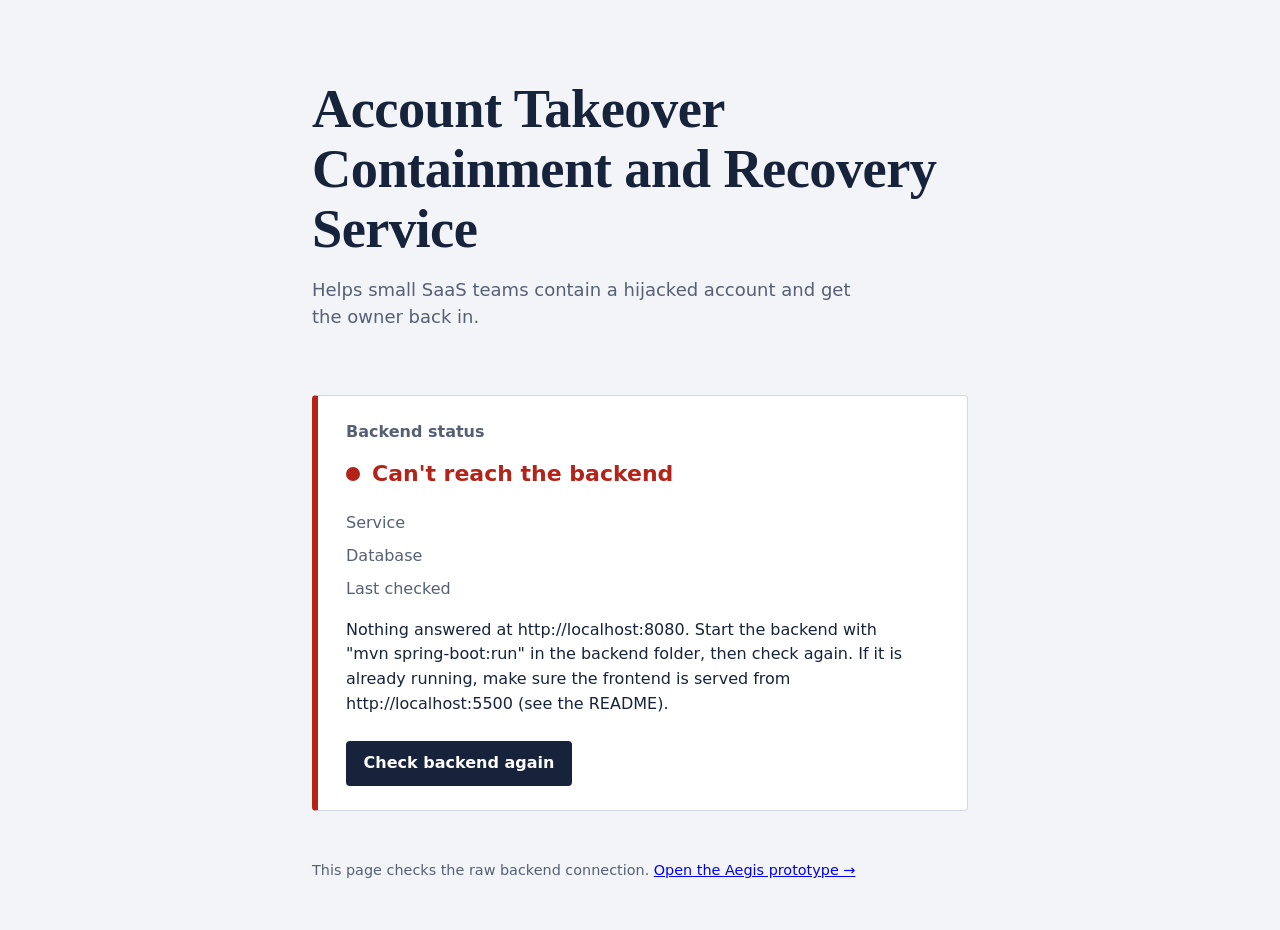
<file: frontend/index.html>
<!DOCTYPE html>
<html lang="en">
<head>
    <meta charset="UTF-8">
    <meta name="viewport" content="width=device-width, initial-scale=1">
    <title>Account Takeover Containment and Recovery Service</title>
    <link rel="stylesheet" href="style.css">
</head>
<body>
    <main class="page">
        <header class="masthead">
            <h1>Account Takeover Containment and Recovery Service</h1>
            <p class="lede">Helps small SaaS teams contain a hijacked account and get the owner back in.</p>
        </header>

        <section id="status-panel" class="status-panel" data-state="checking" aria-labelledby="status-heading">
            <h2 id="status-heading">Backend status</h2>

            <div class="status-row">
                <span class="dot" aria-hidden="true"></span>
                <p id="status-text" role="status" aria-live="polite">Checking the backend…</p>
            </div>

            <dl id="status-details" class="details" hidden>
                <div>
                    <dt>Service</dt>
                    <dd id="detail-service"></dd>
                </div>
                <div>
                    <dt>Database</dt>
                    <dd id="detail-database"></dd>
                </div>
                <div>
                    <dt>Last checked</dt>
                    <dd id="detail-time"></dd>
                </div>
            </dl>

            <p id="status-help" class="help" hidden></p>

            <button id="check-button" type="button">Check backend again</button>
        </section>

        <footer class="footnote">
            <p>This page checks the raw backend connection. <a href="login.html">Open the Aegis prototype →</a></p>
        </footer>
    </main>

    <script src="app.js"></script>
</body>
</html>
</file>
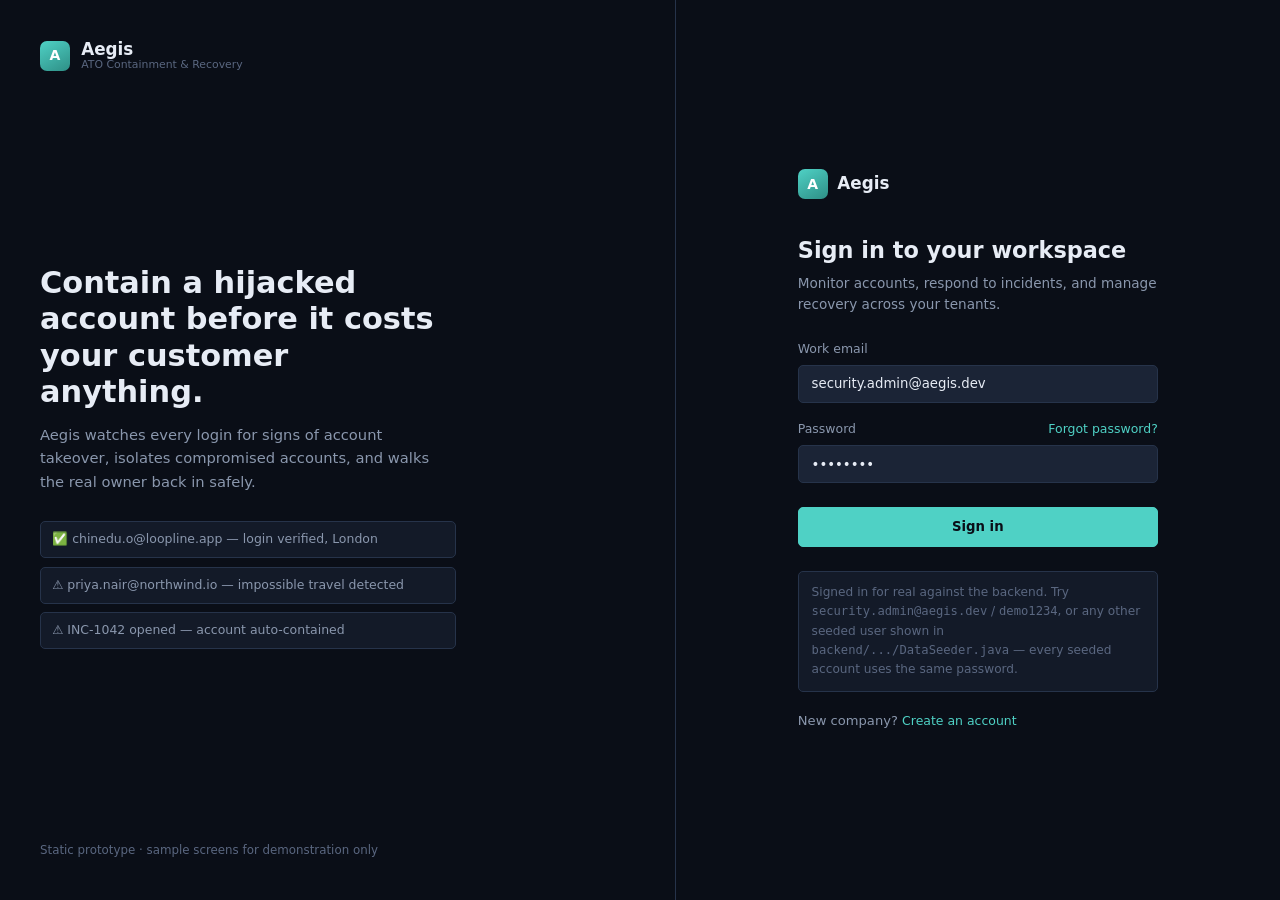
<file: frontend/audit-logs.html>
<!DOCTYPE html>
<html lang="en">
<head>
<meta charset="UTF-8">
<meta name="viewport" content="width=device-width, initial-scale=1">
<title>Security Audit Logs — Aegis</title>
<link rel="stylesheet" href="assets/css/shell.css">
</head>
<body>
<div class="app-shell">
<aside class="sidebar">
  <div class="sidebar-brand">
    <div class="brand-mark">A</div>
    <div class="brand-text"><span class="brand-name">Aegis</span><span class="brand-sub">ATO Containment &amp; Recovery</span></div>
  </div>
  <nav class="sidebar-nav">
    <div class="nav-group-label">Overview</div>
    <a href="dashboard.html" class="nav-link">Dashboard</a>
    <div class="nav-group-label">Accounts</div>
    <a href="users.html" class="nav-link">Users &amp; Accounts</a>
    <a href="sessions.html" class="nav-link">Sessions</a>
    <div class="nav-group-label">Detection &amp; Response</div>
    <a href="risk-detection.html" class="nav-link">Risk Detection</a>
    <a href="incidents.html" class="nav-link">Incidents</a>
    <a href="containment.html" class="nav-link">Containment</a>
    <a href="recovery.html" class="nav-link">Recovery</a>
    <div class="nav-group-label">Compliance</div>
    <a href="audit-logs.html" class="nav-link active">Audit Logs</a>
  </nav>
</aside>
<div class="main-col">
<header class="topbar">
  <div>
    <h1>Security Audit Logs</h1>
    <div class="topbar-crumb">Compliance / Audit Logs</div>
  </div>
  <div style="display:flex;align-items:center;gap:.6rem;">
    <span class="tenant-tag" id="tenant-tag">All tenants</span>
    <div class="user-chip">
      <div class="avatar" id="user-avatar">SA</div>
      <span id="user-name">Security Admin</span>
    </div>
    <button id="logout-btn" class="btn btn-sm" type="button">Log out</button>
  </div>
</header>
<main class="content">

<div class="card">
  <p class="hint" style="margin-bottom:.9rem;">Live from the backend, scoped to your own tenant only.</p>
  <div class="toolbar">
    <input class="input search-input" id="search-input" type="search" placeholder="Filter loaded rows by event, user, or IP...">
    <select class="input" id="event-type-filter">
      <option value="">All event types</option>
      <option value="LOGIN_SUCCESS">Login success</option>
      <option value="LOGIN_FAILURE">Login failure</option>
      <option value="SESSION_CREATED">Session created</option>
      <option value="SESSION_REVOKED">Session revoked</option>
      <option value="PASSWORD_CHANGED">Password changed</option>
      <option value="ATO_DETECTED">ATO detected</option>
      <option value="ACCOUNT_CONTAINED">Account contained</option>
      <option value="TOKEN_REPLAY">Token replay</option>
    </select>
    <select class="input" id="severity-filter">
      <option value="">All severities</option>
      <option value="INFO">Info</option>
      <option value="LOW">Low</option>
      <option value="MEDIUM">Medium</option>
      <option value="HIGH">High</option>
      <option value="CRITICAL">Critical</option>
    </select>
    <span class="hint" style="margin-left:auto;" id="event-count"></span>
  </div>
  <div class="table-wrap">
    <table>
      <thead><tr><th>Timestamp</th><th>Event</th><th>User ID</th><th>IP</th><th>Device</th><th>Severity</th><th>Description</th></tr></thead>
      <tbody id="audit-table-body">
        <tr><td colspan="7" class="cell-muted" style="text-align:center;padding:1.5rem;">Loading events from the backend…</td></tr>
      </tbody>
    </table>
  </div>
</div>

</main>
</div>
</div>
<script src="assets/js/api.js"></script>
<script src="assets/js/session-guard.js"></script>
<script src="assets/js/audit-logs.js"></script>

</body>
</html>
</file>
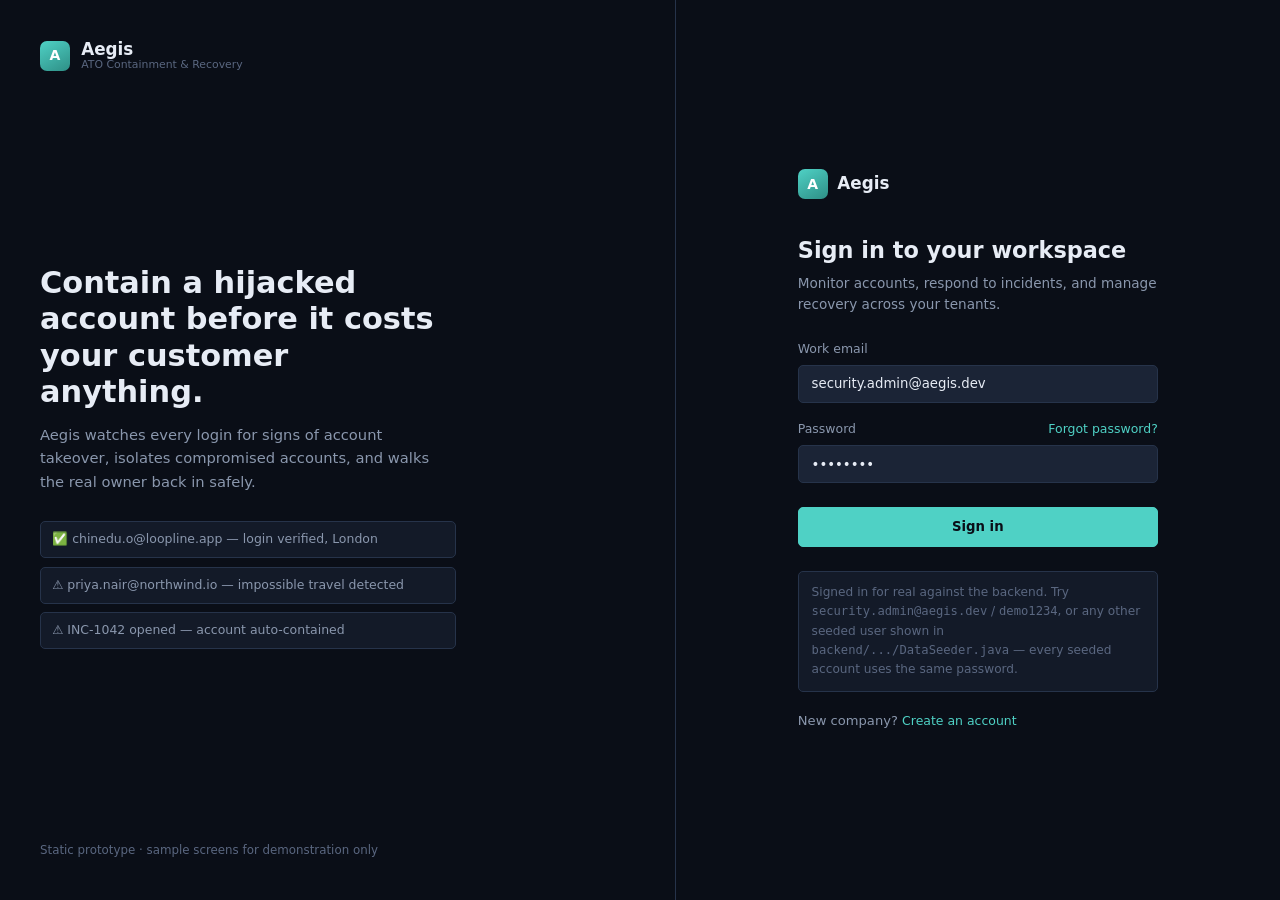
<file: frontend/containment.html>
<!DOCTYPE html>
<html lang="en">
<head>
<meta charset="UTF-8">
<meta name="viewport" content="width=device-width, initial-scale=1">
<title>Account Containment — Aegis</title>
<link rel="stylesheet" href="assets/css/shell.css">
</head>
<body>
<div class="app-shell">
<aside class="sidebar">
  <div class="sidebar-brand">
    <div class="brand-mark">A</div>
    <div class="brand-text"><span class="brand-name">Aegis</span><span class="brand-sub">ATO Containment &amp; Recovery</span></div>
  </div>
  <nav class="sidebar-nav">
    <div class="nav-group-label">Overview</div>
    <a href="dashboard.html" class="nav-link">Dashboard</a>
    <div class="nav-group-label">Accounts</div>
    <a href="users.html" class="nav-link">Users &amp; Accounts</a>
    <a href="sessions.html" class="nav-link">Sessions</a>
    <div class="nav-group-label">Detection &amp; Response</div>
    <a href="risk-detection.html" class="nav-link">Risk Detection</a>
    <a href="incidents.html" class="nav-link">Incidents</a>
    <a href="containment.html" class="nav-link active">Containment</a>
    <a href="recovery.html" class="nav-link">Recovery</a>
    <div class="nav-group-label">Compliance</div>
    <a href="audit-logs.html" class="nav-link">Audit Logs</a>
  </nav>
</aside>
<div class="main-col">
<header class="topbar">
  <div>
    <h1>Account Containment</h1>
    <div class="topbar-crumb">Detection & Response / Containment</div>
  </div>
  <div style="display:flex;align-items:center;gap:.6rem;">
    <span class="tenant-tag" id="tenant-tag">All tenants</span>
    <div class="user-chip">
      <div class="avatar" id="user-avatar">SA</div>
      <span id="user-name">Security Admin</span>
    </div>
    <button id="logout-btn" class="btn btn-sm" type="button">Log out</button>
  </div>
</header>
<main class="content">

<div class="card">
  <div class="card-header"><h2>Choose an account</h2><span class="hint">Pick the account you want to contain or review</span></div>
  <select class="input" style="max-width:360px;">
    <option>Priya Nair — CONTAINED · HIGH</option>
    <option>Sofia Rossi — ACTIVE · MEDIUM</option>
    <option>Daniel Osei — RECOVERY IN PROGRESS · HIGH</option>
  </select>
</div>

<div class="grid grid-2 mt-lg">
  <div style="display:flex;flex-direction:column;gap:1rem;">
    <div class="card">
      <div class="detail-header" style="margin-bottom:0;">
        <div class="detail-avatar">PN</div>
        <div style="flex:1;min-width:180px;">
          <div class="detail-name">Priya Nair</div>
          <div class="detail-email">priya.nair@northwind.io · Northwind Retail</div>
        </div>
        <span class="badge badge-high">CONTAINED</span>
        <span class="badge badge-high">HIGH · 88</span>
      </div>
    </div>

    <div class="card">
      <div class="card-header"><h2>Why this account is flagged</h2></div>
      <div style="display:flex;flex-direction:column;gap:.55rem;">
        <div class="signal-chip"><div><div class="signal-title">Impossible travel</div><div class="signal-desc">Two logins from distant locations closer together than travel allows.</div></div><div class="signal-points">+40</div></div>
        <div class="signal-chip"><div><div class="signal-title">New device</div><div class="signal-desc">Login from a device never seen on this account before.</div></div><div class="signal-points">+20</div></div>
        <div class="signal-chip"><div><div class="signal-title">Multiple failed logins</div><div class="signal-desc">5+ failed sign-in attempts before success.</div></div><div class="signal-points">+25</div></div>
      </div>
    </div>
  </div>

  <div style="display:flex;flex-direction:column;gap:1rem;">
    <div class="card">
      <div class="card-header"><h2>Containment actions</h2><span class="hint">Sample buttons — for demo layout only</span></div>
      <div style="display:flex;flex-direction:column;gap:.6rem;">
        <button class="btn btn-sm btn-danger">Revoke all sessions</button>
        <button class="btn btn-sm btn-danger">Lock account</button>
        <button class="btn btn-sm">Restrict sensitive actions</button>
        <button class="btn btn-sm">Notify user</button>
        <button class="btn btn-sm">Create incident</button>
      </div>
    </div>

    <div class="card">
      <div class="card-header"><h2>Actions taken</h2></div>
      <div class="timeline-item"><div class="timeline-dot dot-high"></div><div><div class="timeline-text">All sessions revoked for Priya Nair.</div><div class="timeline-time">Sep 24, 06:13 AM</div></div></div>
      <div class="timeline-item"><div class="timeline-dot dot-high"></div><div><div class="timeline-text">Account locked. Sign-in blocked.</div><div class="timeline-time">Sep 24, 06:13 AM</div></div></div>
    </div>
  </div>
</div>

</main>
</div>
</div>
<script src="assets/js/api.js"></script>
<script src="assets/js/session-guard.js"></script>

</body>
</html>
</file>
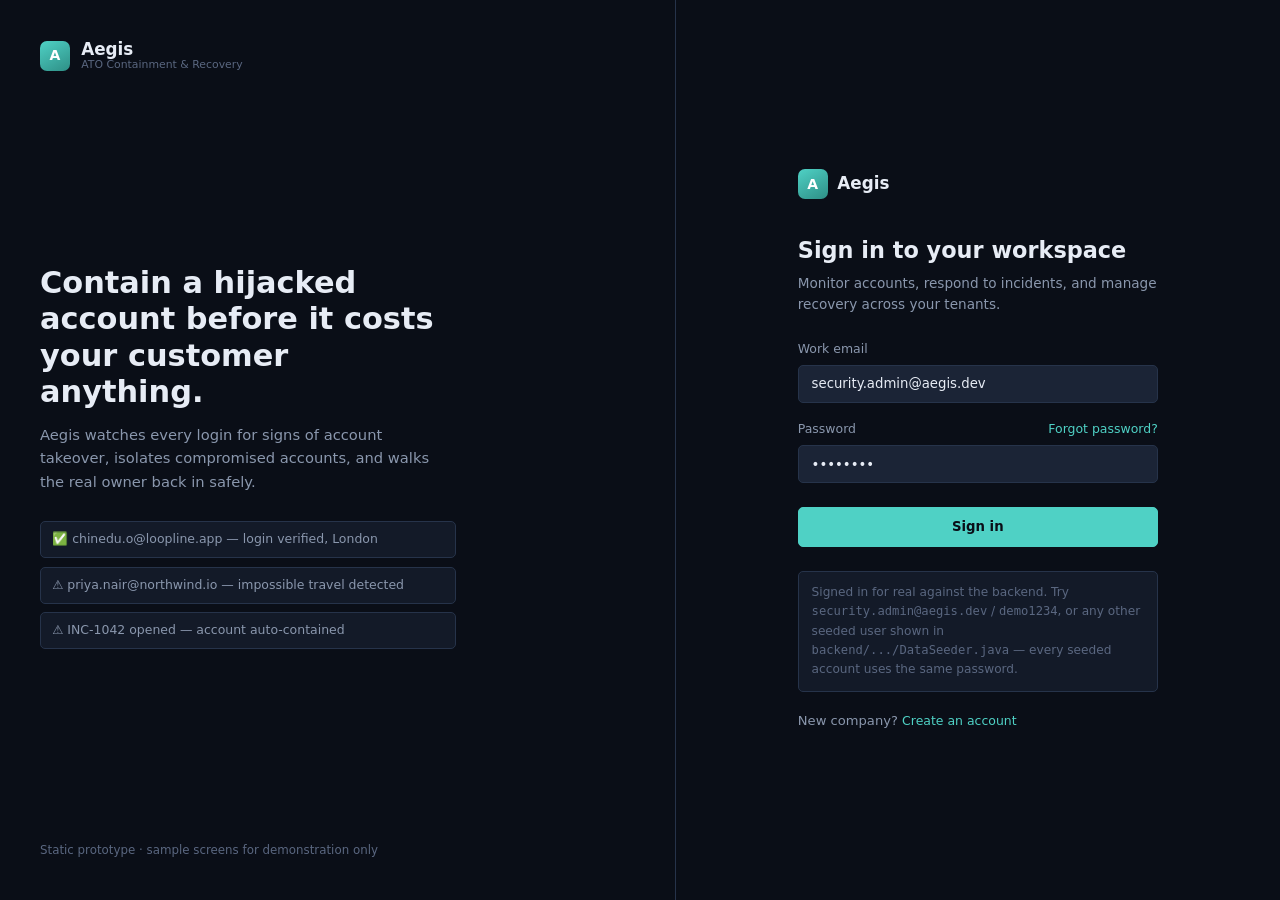
<file: frontend/dashboard.html>
<!DOCTYPE html>
<html lang="en">
<head>
<meta charset="UTF-8">
<meta name="viewport" content="width=device-width, initial-scale=1">
<title>Dashboard — Aegis</title>
<link rel="stylesheet" href="assets/css/shell.css">
</head>
<body>
<div class="app-shell">
<aside class="sidebar">
  <div class="sidebar-brand">
    <div class="brand-mark">A</div>
    <div class="brand-text"><span class="brand-name">Aegis</span><span class="brand-sub">ATO Containment &amp; Recovery</span></div>
  </div>
  <nav class="sidebar-nav">
    <div class="nav-group-label">Overview</div>
    <a href="dashboard.html" class="nav-link active">Dashboard</a>
    <div class="nav-group-label">Accounts</div>
    <a href="users.html" class="nav-link">Users &amp; Accounts</a>
    <a href="sessions.html" class="nav-link">Sessions</a>
    <div class="nav-group-label">Detection &amp; Response</div>
    <a href="risk-detection.html" class="nav-link">Risk Detection</a>
    <a href="incidents.html" class="nav-link">Incidents</a>
    <a href="containment.html" class="nav-link">Containment</a>
    <a href="recovery.html" class="nav-link">Recovery</a>
    <div class="nav-group-label">Compliance</div>
    <a href="audit-logs.html" class="nav-link">Audit Logs</a>
  </nav>
</aside>
<div class="main-col">
<header class="topbar">
  <div>
    <h1>Dashboard</h1>
    <div class="topbar-crumb">Overview</div>
  </div>
  <div style="display:flex;align-items:center;gap:.6rem;">
    <span class="tenant-tag" id="tenant-tag">All tenants</span>
    <div class="user-chip">
      <div class="avatar" id="user-avatar">SA</div>
      <span id="user-name">Security Admin</span>
    </div>
    <button id="logout-btn" class="btn btn-sm" type="button">Log out</button>
  </div>
</header>
<main class="content">

<div class="grid grid-metrics">
  <div class="card metric-card tone-accent">
    <div class="metric-label">Total users</div>
    <div class="metric-value">10</div>
    <div class="metric-note">across 3 tenants</div>
  </div>
  <div class="card metric-card tone-info">
    <div class="metric-label">Active sessions</div>
    <div class="metric-value">6</div>
    <div class="metric-note">live right now</div>
  </div>
  <div class="card metric-card tone-medium">
    <div class="metric-label">Suspicious accounts</div>
    <div class="metric-value">4</div>
    <div class="metric-note">medium/high risk</div>
  </div>
  <div class="card metric-card tone-high">
    <div class="metric-label">Open incidents</div>
    <div class="metric-value">2</div>
    <div class="metric-note">needs review</div>
  </div>
  <div class="card metric-card tone-high">
    <div class="metric-label">Contained accounts</div>
    <div class="metric-value">1</div>
    <div class="metric-note">locked right now</div>
  </div>
  <div class="card metric-card tone-high">
    <div class="metric-label">High-risk events (24h)</div>
    <div class="metric-value">2</div>
    <div class="metric-note">risk score &ge; 70</div>
  </div>
</div>

<div class="grid grid-2 mt-lg">
  <div class="card">
    <div class="card-header">
      <h2>Recent security events</h2>
      <a href="audit-logs.html" class="link-sm">View all logs &rarr;</a>
    </div>
    <div class="timeline-item"><div class="timeline-dot"></div><div><div class="timeline-text"><strong>LOGIN SUCCESS</strong> — chinedu.o@loopline.app</div><div class="timeline-time">9m ago · Loopline SaaS</div></div></div>
    <div class="timeline-item"><div class="timeline-dot"></div><div><div class="timeline-text"><strong>LOGIN SUCCESS</strong> — maria.f@brightfinance.com</div><div class="timeline-time">14m ago · Bright Finance</div></div></div>
    <div class="timeline-item"><div class="timeline-dot dot-high"></div><div><div class="timeline-text"><strong>ACCOUNT CONTAINED</strong> — priya.nair@northwind.io</div><div class="timeline-time">1h ago · Northwind Retail</div></div></div>
    <div class="timeline-item"><div class="timeline-dot dot-high"></div><div><div class="timeline-text"><strong>INCIDENT CREATED</strong> — priya.nair@northwind.io</div><div class="timeline-time">1h ago · Northwind Retail</div></div></div>
    <div class="timeline-item"><div class="timeline-dot dot-high"></div><div><div class="timeline-text"><strong>RISK EVALUATED</strong> — priya.nair@northwind.io</div><div class="timeline-time">1h ago · Northwind Retail</div></div></div>
  </div>

  <div class="card">
    <div class="card-header"><h2>Risk overview</h2><span class="hint">by account</span></div>
    <div class="bar-row"><div class="bar-label">Low</div><div class="bar-track"><div class="bar-fill" style="width:100%;background:var(--low)"></div></div><div class="bar-count">6</div></div>
    <div class="bar-row"><div class="bar-label">Medium</div><div class="bar-track"><div class="bar-fill" style="width:33%;background:var(--medium)"></div></div><div class="bar-count">2</div></div>
    <div class="bar-row"><div class="bar-label">High</div><div class="bar-track"><div class="bar-fill" style="width:33%;background:var(--high)"></div></div><div class="bar-count">2</div></div>
    <div class="section-title mt-lg" style="font-size:.82rem;color:var(--muted);margin-top:1.4rem;">Signals triggered (7 days)</div>
    <div class="bar-row" style="margin-top:.6rem;"><div class="bar-label">New device</div><div class="bar-track"><div class="bar-fill" style="width:100%;background:var(--accent)"></div></div><div class="bar-count">2</div></div>
    <div class="bar-row"><div class="bar-label">Impossible travel</div><div class="bar-track"><div class="bar-fill" style="width:50%;background:var(--accent)"></div></div><div class="bar-count">1</div></div>
    <div class="bar-row"><div class="bar-label">Token replay</div><div class="bar-track"><div class="bar-fill" style="width:50%;background:var(--accent)"></div></div><div class="bar-count">1</div></div>
  </div>
</div>

<div class="card mt-lg">
  <div class="card-header">
    <h2>Incidents needing attention</h2>
    <a href="incidents.html" class="link-sm">Open incident queue &rarr;</a>
  </div>
  <div class="table-wrap">
    <table>
      <thead><tr><th>Incident</th><th>User</th><th>Tenant</th><th>Type</th><th>Risk</th><th>Severity</th><th>Status</th><th>Opened</th></tr></thead>
      <tbody>
        <tr>
          <td class="mono cell-primary"><a href="incidents.html" style="color:inherit;text-decoration:none;">INC-1042</a></td>
          <td>Priya Nair</td><td class="cell-muted">Northwind Retail</td><td class="cell-muted">High risk login</td>
          <td class="mono">88</td><td><span class="badge badge-critical">CRITICAL</span></td><td><span class="badge badge-high">CONTAINED</span></td><td class="cell-muted">1h ago</td>
        </tr>
        <tr>
          <td class="mono cell-primary"><a href="incidents.html" style="color:inherit;text-decoration:none;">INC-1031</a></td>
          <td>Sofia Rossi</td><td class="cell-muted">Northwind Retail</td><td class="cell-muted">High risk login</td>
          <td class="mono">38</td><td><span class="badge badge-medium">MEDIUM</span></td><td><span class="badge badge-medium">INVESTIGATING</span></td><td class="cell-muted">3h ago</td>
        </tr>
      </tbody>
    </table>
  </div>
</div>

</main>
</div>
</div>
<script src="assets/js/api.js"></script>
<script src="assets/js/session-guard.js"></script>

</body>
</html>
</file>
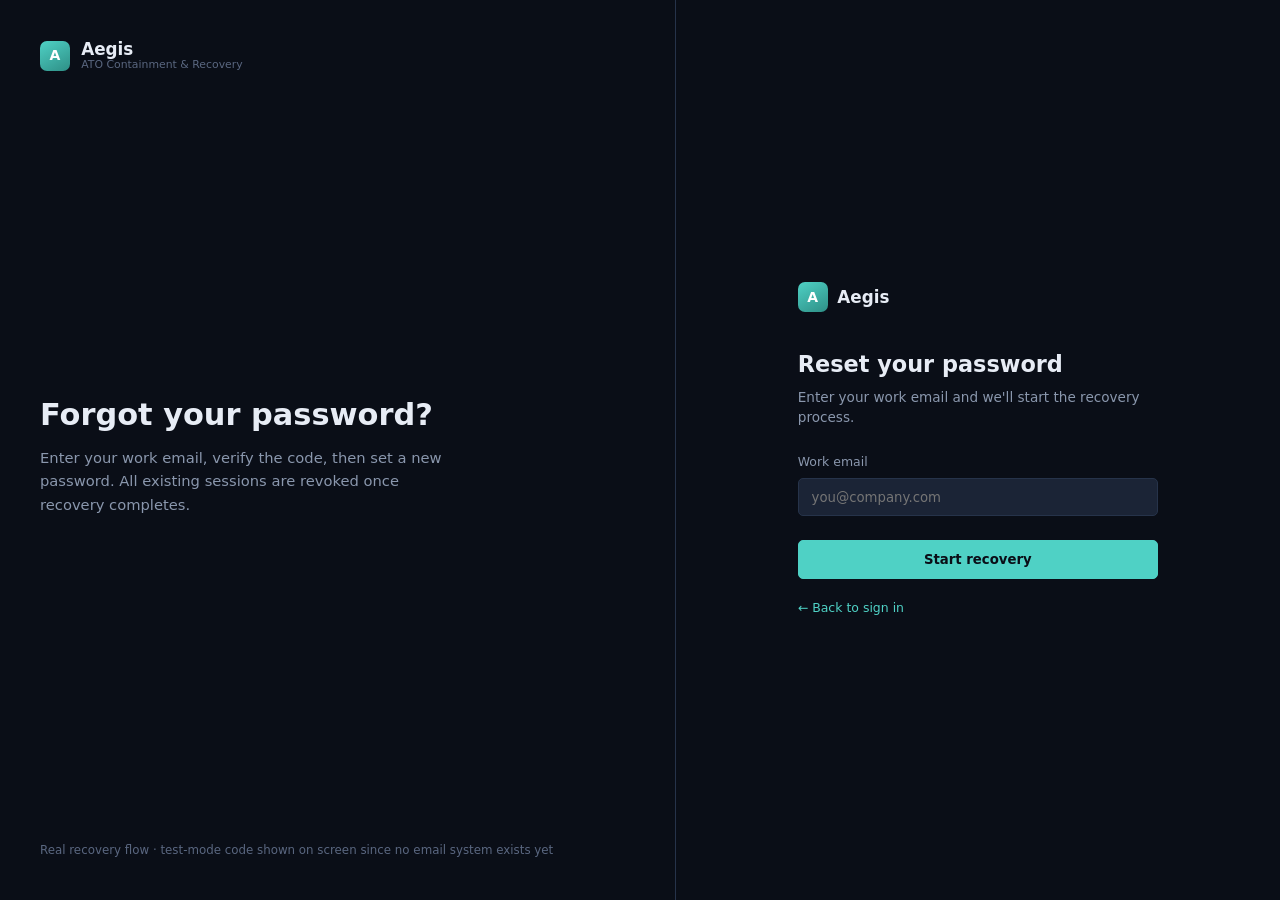
<file: frontend/forgot-password.html>
<!DOCTYPE html>
<html lang="en">
<head>
<meta charset="UTF-8">
<meta name="viewport" content="width=device-width, initial-scale=1">
<title>Reset password — Aegis</title>
<link rel="stylesheet" href="assets/css/shell.css">
<link rel="stylesheet" href="assets/css/auth.css">
</head>
<body class="auth-body">

  <section class="auth-visual">
    <div class="auth-visual-top">
      <div class="brand-mark">A</div>
      <div class="brand-text">
        <span class="brand-name">Aegis</span>
        <span class="brand-sub">ATO Containment &amp; Recovery</span>
      </div>
    </div>
    <div class="auth-visual-body">
      <h2>Forgot your password?</h2>
      <p>Enter your work email, verify the code, then set a new password. All existing sessions are revoked once recovery completes.</p>
    </div>
    <p class="auth-visual-foot">Real recovery flow · test-mode code shown on screen since no email system exists yet</p>
  </section>

  <section class="auth-panel">
    <div class="auth-form-wrap">
      <div class="auth-brand-row">
        <div class="brand-mark">A</div>
        <span class="brand-name">Aegis</span>
      </div>

      <div id="error-box" class="auth-error" style="display:none;"></div>

      <!-- Step 1: request -->
      <div id="step-request">
        <h1>Reset your password</h1>
        <p class="sub">Enter your work email and we'll start the recovery process.</p>
        <form id="request-form">
          <div class="field">
            <label for="forgot-email">Work email</label>
            <input class="input" type="email" id="forgot-email" placeholder="you@company.com" required>
          </div>
          <button type="submit" id="request-submit" class="btn btn-primary auth-submit">Start recovery</button>
        </form>
      </div>

      <!-- Step 2: verify -->
      <div id="step-verify" style="display:none;">
        <h1>Enter your code</h1>
        <p class="sub" id="verify-sub">A 6-digit code was sent to your email.</p>
        <div class="demo-hint" id="test-mode-hint" style="display:none;"></div>
        <form id="verify-form">
          <div class="field">
            <label for="verify-code">Verification code</label>
            <input class="input" type="text" id="verify-code" maxlength="6" placeholder="000000" required>
          </div>
          <button type="submit" id="verify-submit" class="btn btn-primary auth-submit">Verify code</button>
        </form>
      </div>

      <!-- Step 3: complete -->
      <div id="step-complete" style="display:none;">
        <h1>Set a new password</h1>
        <p class="sub">Choose a new password. Every existing session will be signed out.</p>
        <form id="complete-form">
          <div class="field">
            <label for="new-password">New password</label>
            <input class="input" type="password" id="new-password" placeholder="At least 8 characters" required minlength="8">
          </div>
          <button type="submit" id="complete-submit" class="btn btn-primary auth-submit">Reset password &amp; sign in</button>
        </form>
      </div>

      <a href="login.html" class="link-sm" style="display:inline-block;margin-top:1.2rem;">&larr; Back to sign in</a>
    </div>
  </section>

<script src="assets/js/api.js"></script>
<script src="assets/js/recovery-flow.js"></script>
</body>
</html>
</file>
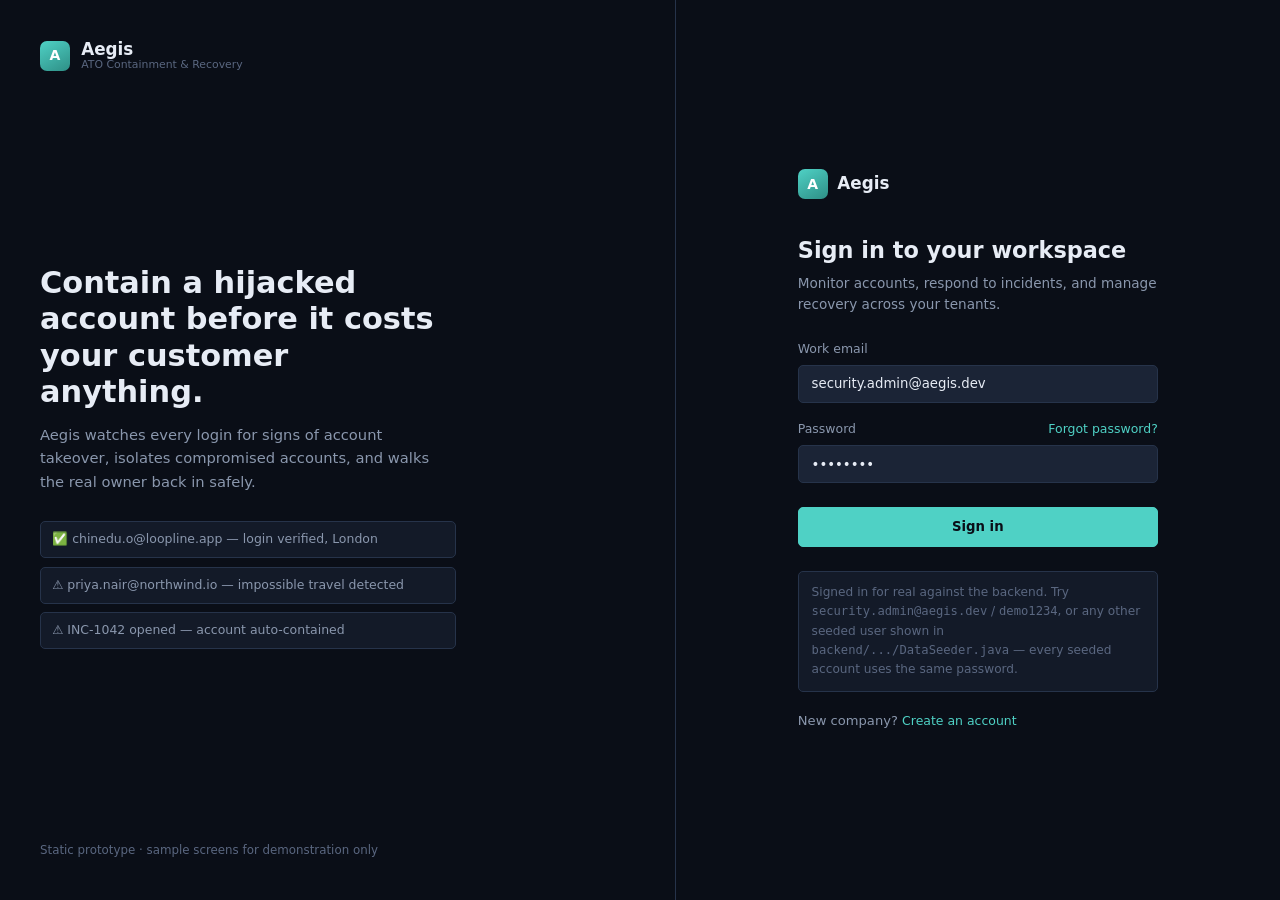
<file: frontend/incidents.html>
<!DOCTYPE html>
<html lang="en">
<head>
<meta charset="UTF-8">
<meta name="viewport" content="width=device-width, initial-scale=1">
<title>Incident Management — Aegis</title>
<link rel="stylesheet" href="assets/css/shell.css">
</head>
<body>
<div class="app-shell">
<aside class="sidebar">
  <div class="sidebar-brand">
    <div class="brand-mark">A</div>
    <div class="brand-text"><span class="brand-name">Aegis</span><span class="brand-sub">ATO Containment &amp; Recovery</span></div>
  </div>
  <nav class="sidebar-nav">
    <div class="nav-group-label">Overview</div>
    <a href="dashboard.html" class="nav-link">Dashboard</a>
    <div class="nav-group-label">Accounts</div>
    <a href="users.html" class="nav-link">Users &amp; Accounts</a>
    <a href="sessions.html" class="nav-link">Sessions</a>
    <div class="nav-group-label">Detection &amp; Response</div>
    <a href="risk-detection.html" class="nav-link">Risk Detection</a>
    <a href="incidents.html" class="nav-link active">Incidents</a>
    <a href="containment.html" class="nav-link">Containment</a>
    <a href="recovery.html" class="nav-link">Recovery</a>
    <div class="nav-group-label">Compliance</div>
    <a href="audit-logs.html" class="nav-link">Audit Logs</a>
  </nav>
</aside>
<div class="main-col">
<header class="topbar">
  <div>
    <h1>Incident Management</h1>
    <div class="topbar-crumb">Detection & Response / Incidents</div>
  </div>
  <div style="display:flex;align-items:center;gap:.6rem;">
    <span class="tenant-tag" id="tenant-tag">All tenants</span>
    <div class="user-chip">
      <div class="avatar" id="user-avatar">SA</div>
      <span id="user-name">Security Admin</span>
    </div>
    <button id="logout-btn" class="btn btn-sm" type="button">Log out</button>
  </div>
</header>
<main class="content">

<div class="card">
  <p class="hint" style="margin-bottom:.9rem;">Live from the backend, scoped to your own tenant only.</p>
  <div class="toolbar">
    <input class="input search-input" id="search-input" type="search" placeholder="Search by incident ID or user...">
    <select class="input" id="status-filter">
      <option value="">All statuses</option><option>OPEN</option><option>INVESTIGATING</option><option>CONTAINED</option><option>RECOVERED</option><option>CLOSED</option>
    </select>
    <select class="input" id="severity-filter">
      <option value="">All severities</option><option>LOW</option><option>MEDIUM</option><option>HIGH</option><option>CRITICAL</option>
    </select>
  </div>
  <div class="table-wrap">
    <table>
      <thead><tr><th>Incident</th><th>User ID</th><th>Type</th><th>Risk score</th><th>Severity</th><th>Status</th><th>Created</th></tr></thead>
      <tbody id="incidents-table-body">
        <tr><td colspan="7" class="cell-muted" style="text-align:center;padding:1.5rem;">Loading incidents…</td></tr>
      </tbody>
    </table>
  </div>
</div>

<div id="incident-detail-panel" class="card mt-lg" style="display:none;"></div>

</main>
</div>
</div>
<script src="assets/js/api.js"></script>
<script src="assets/js/session-guard.js"></script>
<script src="assets/js/incidents.js"></script>

</body>
</html>
</file>
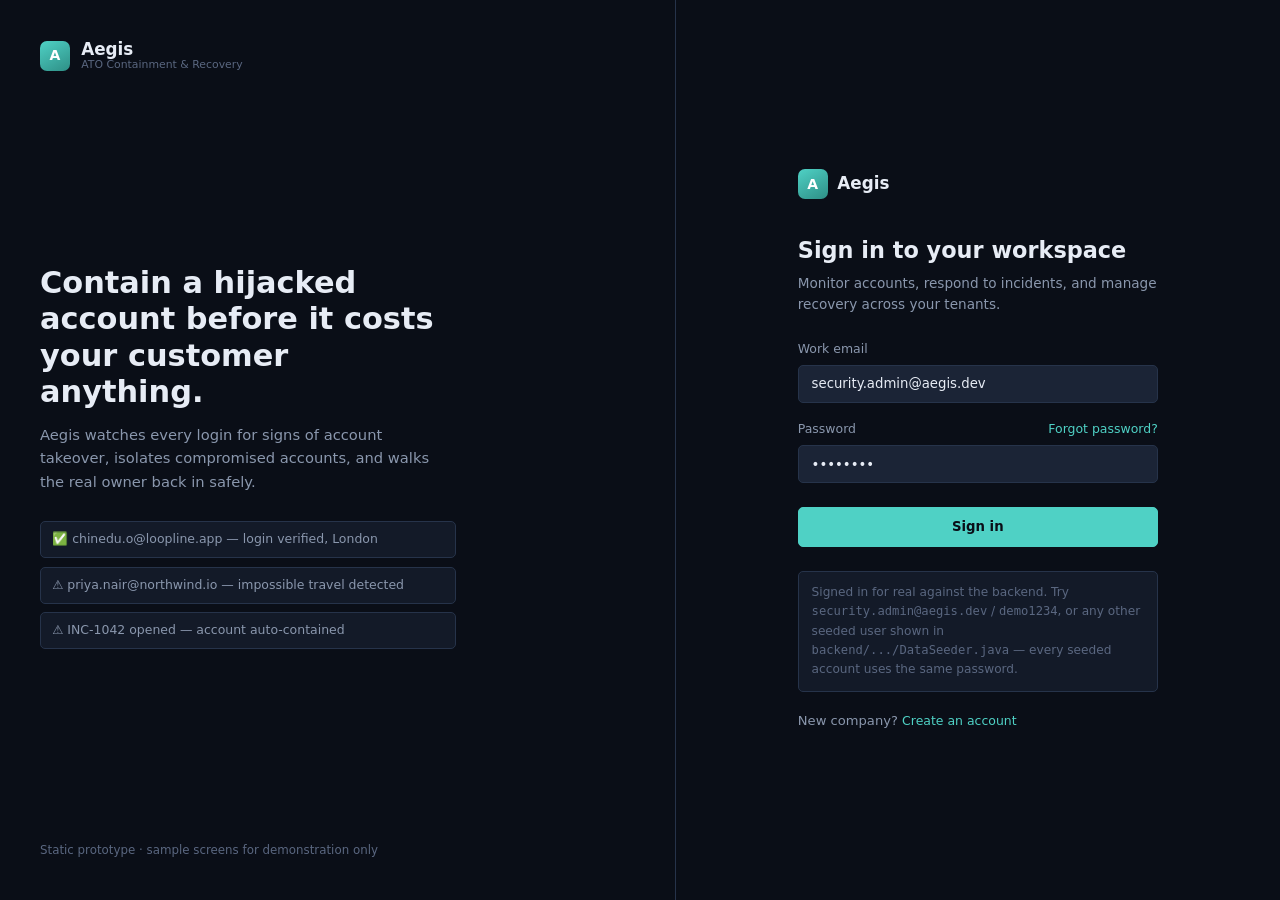
<file: frontend/login.html>
<!DOCTYPE html>
<html lang="en">
<head>
<meta charset="UTF-8">
<meta name="viewport" content="width=device-width, initial-scale=1">
<title>Sign in — Aegis</title>
<link rel="stylesheet" href="assets/css/shell.css">
<link rel="stylesheet" href="assets/css/auth.css">
</head>
<body class="auth-body">

  <!-- Left side: just decorative, explains the product -->
  <section class="auth-visual">
    <div class="auth-visual-top">
      <div class="brand-mark">A</div>
      <div class="brand-text">
        <span class="brand-name">Aegis</span>
        <span class="brand-sub">ATO Containment &amp; Recovery</span>
      </div>
    </div>

    <div class="auth-visual-body">
      <h2>Contain a hijacked account before it costs your customer anything.</h2>
      <p>Aegis watches every login for signs of account takeover, isolates compromised accounts, and walks the real owner back in safely.</p>

      <div class="auth-feed">
        <div class="auth-feed-item">✅ chinedu.o@loopline.app — login verified, London</div>
        <div class="auth-feed-item">⚠️ priya.nair@northwind.io — impossible travel detected</div>
        <div class="auth-feed-item">⚠️ INC-1042 opened — account auto-contained</div>
      </div>
    </div>

    <p class="auth-visual-foot">Static prototype · sample screens for demonstration only</p>
  </section>

  <!-- Right side: the actual "form" (nothing is submitted, this is just layout) -->
  <section class="auth-panel">
    <div class="auth-form-wrap">

      <div class="auth-brand-row">
        <div class="brand-mark">A</div>
        <span class="brand-name">Aegis</span>
      </div>

      <h1>Sign in to your workspace</h1>
      <p class="sub">Monitor accounts, respond to incidents, and manage recovery across your tenants.</p>

      <div id="login-error" class="auth-error" style="display:none;"></div>

      <form id="login-form">
        <div class="field">
          <label for="email">Work email</label>
          <input class="input" type="email" id="email" placeholder="you@company.com" value="security.admin@aegis.dev" required>
        </div>
        <div class="field">
          <div class="field-row-between">
            <label for="password">Password</label>
            <a href="forgot-password.html" class="link-sm">Forgot password?</a>
          </div>
          <input class="input" type="password" id="password" placeholder="••••••••••" value="demo1234" required>
        </div>

        <button type="submit" id="login-submit" class="btn btn-primary auth-submit">Sign in</button>
      </form>

      <div class="demo-hint">
        Signed in for real against the backend. Try <code>security.admin@aegis.dev</code> / <code>demo1234</code>,
        or any other seeded user shown in <code>backend/.../DataSeeder.java</code> — every seeded account uses the
        same password.
      </div>

      <p style="margin-top:1.2rem;font-size:.82rem;color:var(--muted);">
        New company? <a href="register.html" class="link-sm">Create an account</a>
      </p>
    </div>
  </section>

<script src="assets/js/api.js"></script>
<script src="assets/js/auth.js"></script>
</body>
</html>
</file>
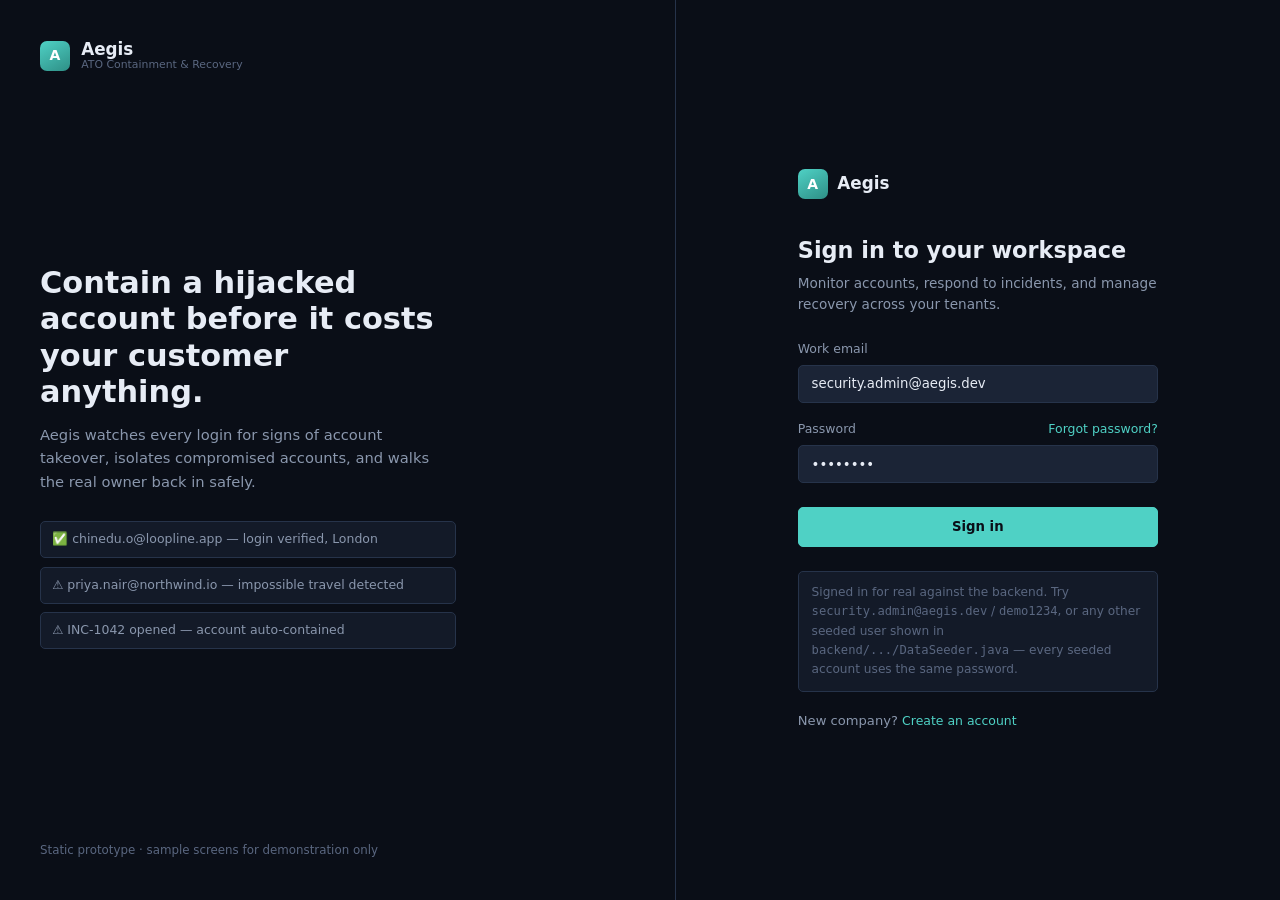
<file: frontend/recovery.html>
<!DOCTYPE html>
<html lang="en">
<head>
<meta charset="UTF-8">
<meta name="viewport" content="width=device-width, initial-scale=1">
<title>Account Recovery — Aegis</title>
<link rel="stylesheet" href="assets/css/shell.css">
</head>
<body>
<div class="app-shell">
<aside class="sidebar">
  <div class="sidebar-brand">
    <div class="brand-mark">A</div>
    <div class="brand-text"><span class="brand-name">Aegis</span><span class="brand-sub">ATO Containment &amp; Recovery</span></div>
  </div>
  <nav class="sidebar-nav">
    <div class="nav-group-label">Overview</div>
    <a href="dashboard.html" class="nav-link">Dashboard</a>
    <div class="nav-group-label">Accounts</div>
    <a href="users.html" class="nav-link">Users &amp; Accounts</a>
    <a href="sessions.html" class="nav-link">Sessions</a>
    <div class="nav-group-label">Detection &amp; Response</div>
    <a href="risk-detection.html" class="nav-link">Risk Detection</a>
    <a href="incidents.html" class="nav-link">Incidents</a>
    <a href="containment.html" class="nav-link">Containment</a>
    <a href="recovery.html" class="nav-link active">Recovery</a>
    <div class="nav-group-label">Compliance</div>
    <a href="audit-logs.html" class="nav-link">Audit Logs</a>
  </nav>
</aside>
<div class="main-col">
<header class="topbar">
  <div>
    <h1>Account Recovery</h1>
    <div class="topbar-crumb">Detection & Response / Recovery</div>
  </div>
  <div style="display:flex;align-items:center;gap:.6rem;">
    <span class="tenant-tag" id="tenant-tag">All tenants</span>
    <div class="user-chip">
      <div class="avatar" id="user-avatar">SA</div>
      <span id="user-name">Security Admin</span>
    </div>
    <button id="logout-btn" class="btn btn-sm" type="button">Log out</button>
  </div>
</header>
<main class="content">

<div class="card">
  <div class="card-header"><h2>Choose an account</h2><span class="hint">Read-only — real users can only verify their own recovery via "Forgot password"</span></div>
  <select class="input" id="account-select" style="max-width:360px;"><option>Loading users…</option></select>
</div>

<div id="recovery-root" class="mt-lg"></div>

</main>
</div>
</div>
<script src="assets/js/api.js"></script>
<script src="assets/js/session-guard.js"></script>
<script src="assets/js/recovery-admin.js"></script>

</body>
</html>
</file>
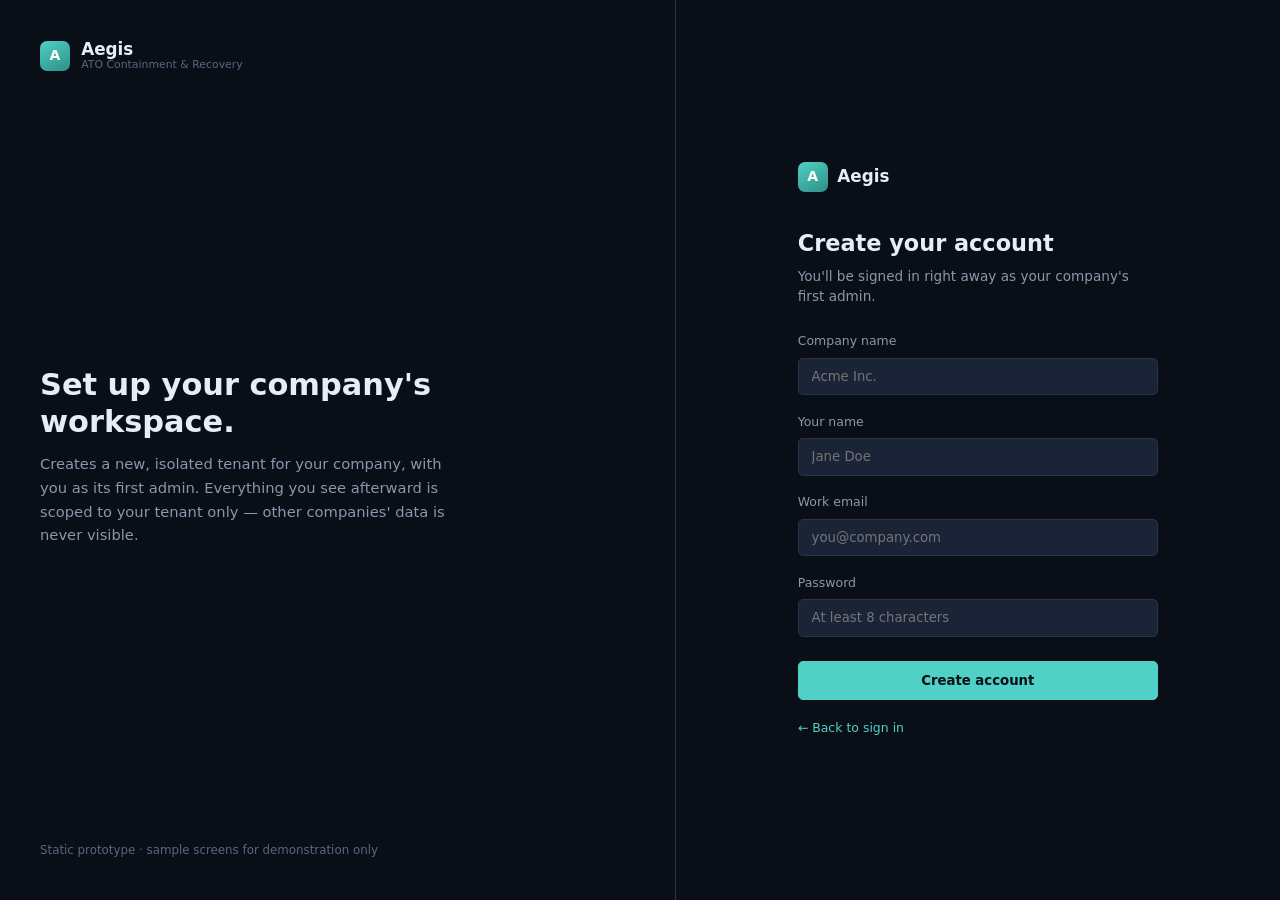
<file: frontend/register.html>
<!DOCTYPE html>
<html lang="en">
<head>
<meta charset="UTF-8">
<meta name="viewport" content="width=device-width, initial-scale=1">
<title>Create an account — Aegis</title>
<link rel="stylesheet" href="assets/css/shell.css">
<link rel="stylesheet" href="assets/css/auth.css">
</head>
<body class="auth-body">

  <section class="auth-visual">
    <div class="auth-visual-top">
      <div class="brand-mark">A</div>
      <div class="brand-text">
        <span class="brand-name">Aegis</span>
        <span class="brand-sub">ATO Containment &amp; Recovery</span>
      </div>
    </div>
    <div class="auth-visual-body">
      <h2>Set up your company's workspace.</h2>
      <p>Creates a new, isolated tenant for your company, with you as its first admin. Everything you see afterward is scoped to your tenant only — other companies' data is never visible.</p>
    </div>
    <p class="auth-visual-foot">Static prototype · sample screens for demonstration only</p>
  </section>

  <section class="auth-panel">
    <div class="auth-form-wrap">
      <div class="auth-brand-row">
        <div class="brand-mark">A</div>
        <span class="brand-name">Aegis</span>
      </div>

      <h1>Create your account</h1>
      <p class="sub">You'll be signed in right away as your company's first admin.</p>

      <div id="register-error" class="auth-error" style="display:none;"></div>

      <form id="register-form">
        <div class="field">
          <label for="companyName">Company name</label>
          <input class="input" type="text" id="companyName" placeholder="Acme Inc." required>
        </div>
        <div class="field">
          <label for="fullName">Your name</label>
          <input class="input" type="text" id="fullName" placeholder="Jane Doe">
        </div>
        <div class="field">
          <label for="email">Work email</label>
          <input class="input" type="email" id="email" placeholder="you@company.com" required>
        </div>
        <div class="field">
          <label for="password">Password</label>
          <input class="input" type="password" id="password" placeholder="At least 8 characters" required minlength="8">
        </div>

        <button type="submit" id="register-submit" class="btn btn-primary auth-submit">Create account</button>
      </form>

      <a href="login.html" class="link-sm" style="display:inline-block;margin-top:1.2rem;">&larr; Back to sign in</a>
    </div>
  </section>

<script src="assets/js/api.js"></script>
<script src="assets/js/register.js"></script>
</body>
</html>
</file>
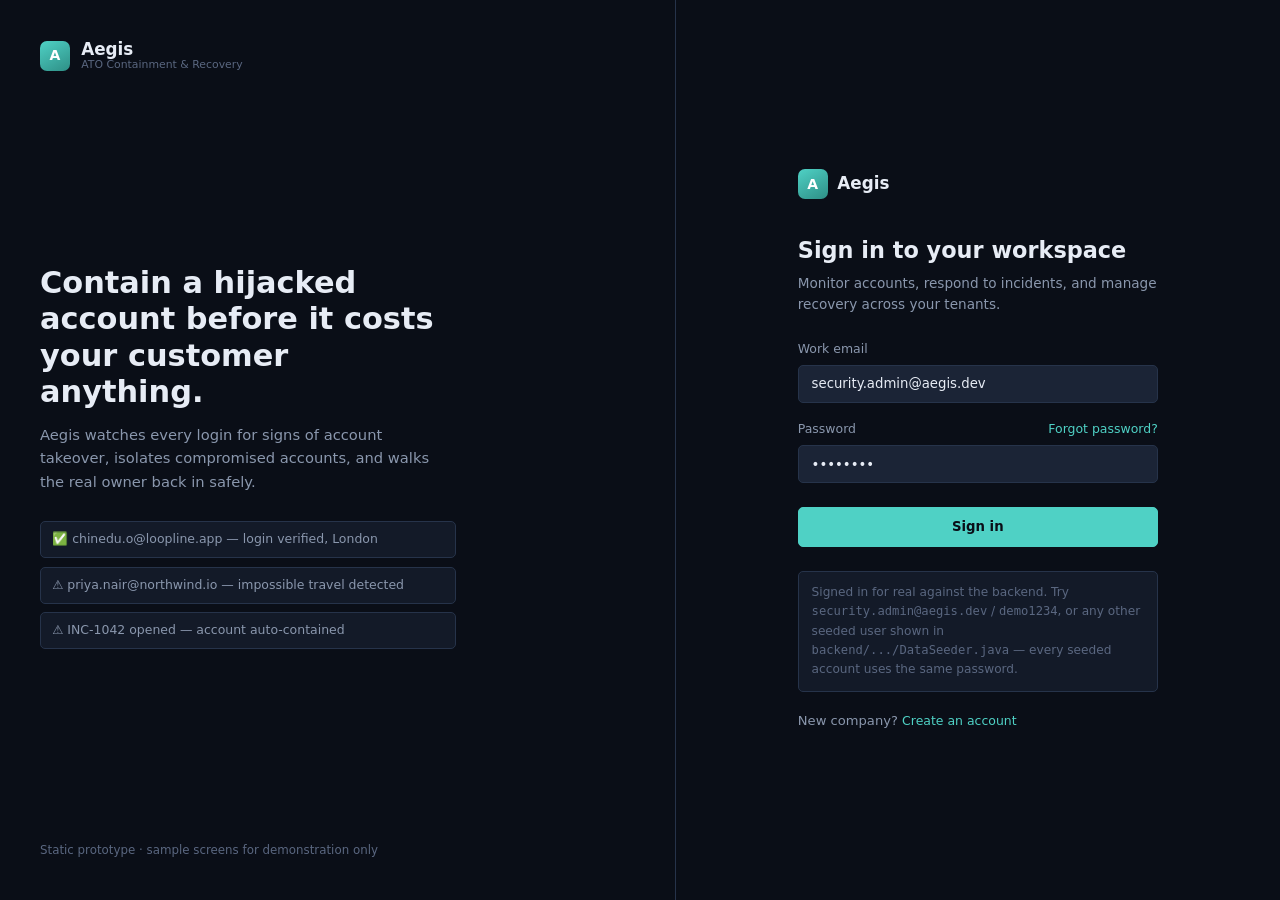
<file: frontend/risk-detection.html>
<!DOCTYPE html>
<html lang="en">
<head>
<meta charset="UTF-8">
<meta name="viewport" content="width=device-width, initial-scale=1">
<title>ATO / Risk Detection — Aegis</title>
<link rel="stylesheet" href="assets/css/shell.css">
</head>
<body>
<div class="app-shell">
<aside class="sidebar">
  <div class="sidebar-brand">
    <div class="brand-mark">A</div>
    <div class="brand-text"><span class="brand-name">Aegis</span><span class="brand-sub">ATO Containment &amp; Recovery</span></div>
  </div>
  <nav class="sidebar-nav">
    <div class="nav-group-label">Overview</div>
    <a href="dashboard.html" class="nav-link">Dashboard</a>
    <div class="nav-group-label">Accounts</div>
    <a href="users.html" class="nav-link">Users &amp; Accounts</a>
    <a href="sessions.html" class="nav-link">Sessions</a>
    <div class="nav-group-label">Detection &amp; Response</div>
    <a href="risk-detection.html" class="nav-link active">Risk Detection</a>
    <a href="incidents.html" class="nav-link">Incidents</a>
    <a href="containment.html" class="nav-link">Containment</a>
    <a href="recovery.html" class="nav-link">Recovery</a>
    <div class="nav-group-label">Compliance</div>
    <a href="audit-logs.html" class="nav-link">Audit Logs</a>
  </nav>
</aside>
<div class="main-col">
<header class="topbar">
  <div>
    <h1>ATO / Risk Detection</h1>
    <div class="topbar-crumb">Detection &amp; Response / Risk Detection</div>
  </div>
  <div style="display:flex;align-items:center;gap:.6rem;">
    <span class="tenant-tag" id="tenant-tag">All tenants</span>
    <div class="user-chip">
      <div class="avatar" id="user-avatar">SA</div>
      <span id="user-name">Security Admin</span>
    </div>
    <button id="logout-btn" class="btn btn-sm" type="button">Log out</button>
  </div>
</header>
<main class="content">

<div class="card">
  <div class="card-header"><h2>Choose an account to inspect</h2><span class="hint">Live from the backend — real risk assessments recorded on login</span></div>
  <select class="input" id="account-select" style="max-width:360px;"><option>Loading users…</option></select>
</div>

<div id="risk-detection-root" class="mt-lg"></div>

<div class="card mt-lg">
  <div class="card-header"><h2>Signal reference</h2><span class="hint">How Aegis scores a login (matches risk/RiskEngine.java)</span></div>
  <div class="table-wrap">
    <table>
      <thead><tr><th>Signal</th><th>Points</th><th>What it means</th></tr></thead>
      <tbody>
        <tr><td class="cell-primary">New device</td><td class="mono">+20</td><td class="cell-muted">Login from a device never seen on this account before.</td></tr>
        <tr><td class="cell-primary">Unusual location</td><td class="mono">+20</td><td class="cell-muted">Login from a location not seen before for this account.</td></tr>
        <tr><td class="cell-primary">Multiple failed logins</td><td class="mono">+20</td><td class="cell-muted">3 or more failed sign-in attempts recorded before this one succeeded.</td></tr>
        <tr><td class="cell-primary">Password changed</td><td class="mono">+30</td><td class="cell-muted">Password was changed within the last 10 minutes, shortly before this login.</td></tr>
        <tr><td class="cell-primary">Suspicious session</td><td class="mono">+25</td><td class="cell-muted">3 or more other sessions were already active for this account.</td></tr>
        <tr><td class="cell-primary">Token replay</td><td class="mono">+50</td><td class="cell-muted">The same session was used from a different device/IP shortly after being seen elsewhere.</td></tr>
      </tbody>
    </table>
  </div>
  <p class="hint" style="margin-top:.8rem;">Thresholds: LOW 0–29 · MEDIUM 30–59 · HIGH 60+. MEDIUM allows the login through but flags it (no real step-up verification exists yet). HIGH blocks the login and contains the account.</p>
</div>

</main>
</div>
</div>
<script src="assets/js/api.js"></script>
<script src="assets/js/session-guard.js"></script>
<script src="assets/js/risk-detection.js"></script>

</body>
</html>
</file>
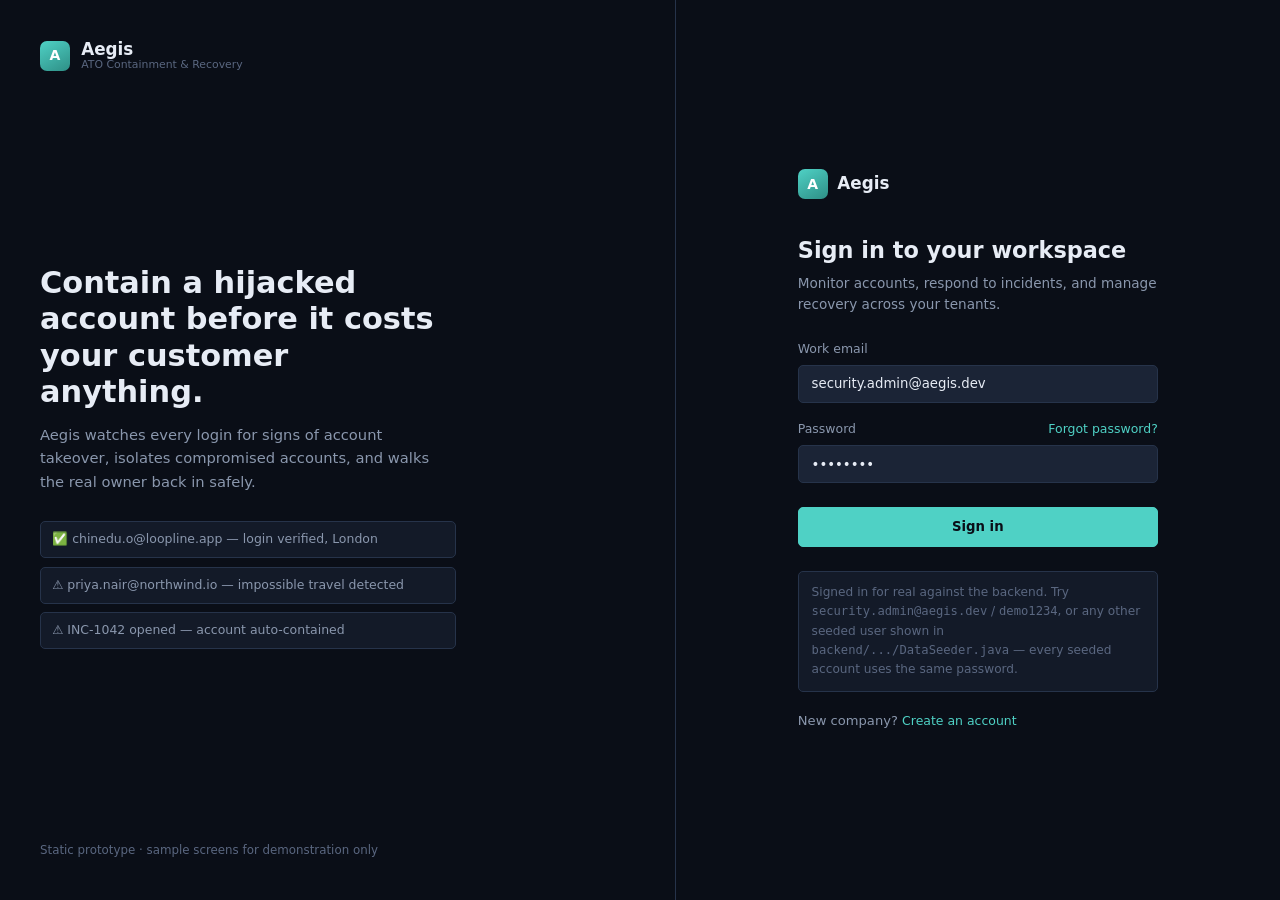
<file: frontend/sessions.html>
<!DOCTYPE html>
<html lang="en">
<head>
<meta charset="UTF-8">
<meta name="viewport" content="width=device-width, initial-scale=1">
<title>Session Management — Aegis</title>
<link rel="stylesheet" href="assets/css/shell.css">
</head>
<body>
<div class="app-shell">
<aside class="sidebar">
  <div class="sidebar-brand">
    <div class="brand-mark">A</div>
    <div class="brand-text"><span class="brand-name">Aegis</span><span class="brand-sub">ATO Containment &amp; Recovery</span></div>
  </div>
  <nav class="sidebar-nav">
    <div class="nav-group-label">Overview</div>
    <a href="dashboard.html" class="nav-link">Dashboard</a>
    <div class="nav-group-label">Accounts</div>
    <a href="users.html" class="nav-link">Users &amp; Accounts</a>
    <a href="sessions.html" class="nav-link active">Sessions</a>
    <div class="nav-group-label">Detection &amp; Response</div>
    <a href="risk-detection.html" class="nav-link">Risk Detection</a>
    <a href="incidents.html" class="nav-link">Incidents</a>
    <a href="containment.html" class="nav-link">Containment</a>
    <a href="recovery.html" class="nav-link">Recovery</a>
    <div class="nav-group-label">Compliance</div>
    <a href="audit-logs.html" class="nav-link">Audit Logs</a>
  </nav>
</aside>
<div class="main-col">
<header class="topbar">
  <div>
    <h1>Session Management</h1>
    <div class="topbar-crumb">Accounts / Sessions</div>
  </div>
  <div style="display:flex;align-items:center;gap:.6rem;">
    <span class="tenant-tag" id="tenant-tag">All tenants</span>
    <div class="user-chip">
      <div class="avatar" id="user-avatar">SA</div>
      <span id="user-name">Security Admin</span>
    </div>
    <button id="logout-btn" class="btn btn-sm" type="button">Log out</button>
  </div>
</header>
<main class="content">

<div class="card">
  <p class="hint" style="margin-bottom:.9rem;">Live from the backend — these are your own sessions only. "This device" marks the session you're using right now.</p>
  <div class="toolbar">
    <input class="input search-input" type="search" placeholder="Search by user, IP, or device...">
    <select class="input"><option>All statuses</option><option>Active</option><option>Revoked</option></select>
    <button id="logout-all-btn" class="btn btn-sm btn-danger" type="button" style="margin-left:auto;">Log out all sessions</button>
  </div>
  <div class="table-wrap">
    <table>
      <thead><tr><th>Session ID</th><th>User</th><th>Device / Browser</th><th>IP address</th><th>Location</th><th>Last active</th><th>Status</th><th></th></tr></thead>
      <tbody id="sessions-table-body">
        <tr><td colspan="8" class="cell-muted" style="text-align:center;padding:1.5rem;">Loading sessions from the backend…</td></tr>
      </tbody>
    </table>
  </div>
</div>

</main>
</div>
</div>
<script src="assets/js/api.js"></script>
<script src="assets/js/session-guard.js"></script>
<script src="assets/js/sessions.js"></script>

</body>
</html>
</file>
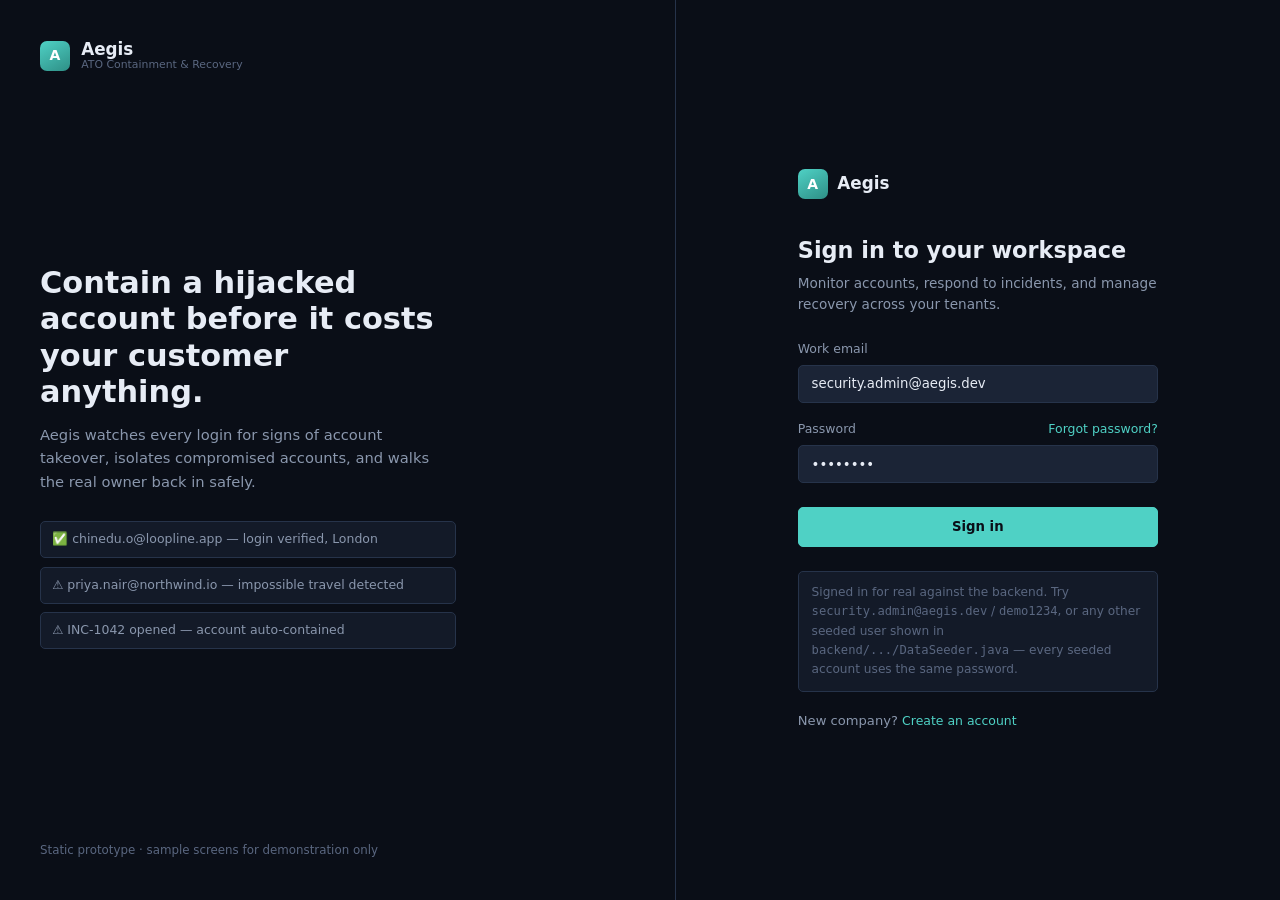
<file: frontend/user-detail.html>
<!DOCTYPE html>
<html lang="en">
<head>
<meta charset="UTF-8">
<meta name="viewport" content="width=device-width, initial-scale=1">
<title>Account details — Aegis</title>
<link rel="stylesheet" href="assets/css/shell.css">
</head>
<body>
<div class="app-shell">
<aside class="sidebar">
  <div class="sidebar-brand">
    <div class="brand-mark">A</div>
    <div class="brand-text"><span class="brand-name">Aegis</span><span class="brand-sub">ATO Containment &amp; Recovery</span></div>
  </div>
  <nav class="sidebar-nav">
    <div class="nav-group-label">Overview</div>
    <a href="dashboard.html" class="nav-link">Dashboard</a>
    <div class="nav-group-label">Accounts</div>
    <a href="users.html" class="nav-link active">Users &amp; Accounts</a>
    <a href="sessions.html" class="nav-link">Sessions</a>
    <div class="nav-group-label">Detection &amp; Response</div>
    <a href="risk-detection.html" class="nav-link">Risk Detection</a>
    <a href="incidents.html" class="nav-link">Incidents</a>
    <a href="containment.html" class="nav-link">Containment</a>
    <a href="recovery.html" class="nav-link">Recovery</a>
    <div class="nav-group-label">Compliance</div>
    <a href="audit-logs.html" class="nav-link">Audit Logs</a>
  </nav>
</aside>
<div class="main-col">
<header class="topbar">
  <div>
    <h1>Account details</h1>
    <div class="topbar-crumb">Accounts / Users / Details</div>
  </div>
  <div style="display:flex;align-items:center;gap:.6rem;">
    <span class="tenant-tag" id="tenant-tag">All tenants</span>
    <div class="user-chip">
      <div class="avatar" id="user-avatar">SA</div>
      <span id="user-name">Security Admin</span>
    </div>
    <button id="logout-btn" class="btn btn-sm" type="button">Log out</button>
  </div>
</header>
<main class="content">

<a href="users.html" class="back-link">&larr; Back to users</a>

<div class="detail-header">
  <div class="detail-avatar" id="detail-avatar">?</div>
  <div style="flex:1;min-width:200px;">
    <div class="detail-name" id="detail-name">Loading…</div>
    <div class="detail-email" id="detail-email"></div>
  </div>
  <span class="badge badge-neutral" id="detail-status-badge">…</span>
  <span id="detail-action-btn"></span>
</div>
<p class="hint" id="detail-load-error" style="display:none;color:var(--high);margin-top:-1rem;margin-bottom:1rem;"></p>

<div class="grid grid-2">
  <div style="display:flex;flex-direction:column;gap:1rem;">

    <div class="card">
      <p class="hint" style="margin-bottom:.9rem;">Risk score and signals below are live from the backend (the account's latest login assessment). Login history further down is still a sample placeholder — that history view isn't implemented yet.</p>
    </div>

    <div class="card" id="risk-score-card">
      <div class="card-header"><h2>Risk score</h2><span class="hint" id="risk-score-hint">loading…</span></div>
      <div id="risk-score-body"><p class="hint">Loading…</p></div>
    </div>

    <div class="card">
      <div class="card-header"><h2>Risk signals</h2><span class="hint" id="risk-signals-hint"></span></div>
      <div style="display:flex;flex-direction:column;gap:.55rem;" id="risk-signals-body"><p class="hint">Loading…</p></div>
    </div>

    <div class="card">
      <div class="card-header"><h2>Login history</h2><span class="hint">sample data</span></div>
      <div class="table-wrap">
        <table><thead><tr><th>Result</th><th>Device</th><th>Location</th><th>Time</th></tr></thead>
        <tbody>
          <tr><td><span class="badge badge-high">Failed</span></td><td class="cell-muted">Unknown Windows PC</td><td class="cell-muted">Lagos, NG</td><td class="cell-muted">Sep 24, 06:08 AM</td></tr>
          <tr><td><span class="badge badge-low">Success</span></td><td class="cell-muted">Unknown Windows PC</td><td class="cell-muted">Lagos, NG</td><td class="cell-muted">Sep 24, 06:12 AM</td></tr>
          <tr><td><span class="badge badge-low">Success</span></td><td class="cell-muted">Known device</td><td class="cell-muted">Lagos, NG</td><td class="cell-muted">Sep 23, 04:12 AM</td></tr>
        </tbody></table>
      </div>
    </div>
  </div>

  <div style="display:flex;flex-direction:column;gap:1rem;">
    <div class="card">
      <div class="card-header"><h2>Account details</h2><span class="hint">live from the backend</span></div>
      <div class="kv-list">
        <div class="kv-row"><span class="k">Tenant</span><span id="detail-tenant"></span></div>
        <div class="kv-row"><span class="k">Role</span><span id="detail-role"></span></div>
        <div class="kv-row"><span class="k">Account created</span><span id="detail-created"></span></div>
        <div class="kv-row"><span class="k">Account ID</span><span class="mono" id="detail-id"></span></div>
      </div>
    </div>

    <div class="card">
      <div class="card-header"><h2>Active sessions</h2><span class="hint">1 active (sample)</span></div>
      <div class="table-wrap">
        <table><thead><tr><th>Session</th><th>Device</th><th>IP</th><th>Status</th></tr></thead>
        <tbody><tr><td class="mono cell-primary">s-8841</td><td class="cell-muted">Chrome / Windows</td><td class="mono cell-muted">41.203.72.14</td><td><span class="badge badge-low">ACTIVE</span></td></tr></tbody></table>
      </div>
      <a href="sessions.html" class="link-sm" style="display:inline-block;margin-top:.8rem;">Manage all sessions &rarr;</a>
    </div>

    <div class="card">
      <div class="card-header"><h2>Containment &amp; recovery</h2></div>
      <p class="text-muted" style="font-size:.82rem;line-height:1.6;margin-bottom:1rem;" id="detail-containment-note">&nbsp;</p>
      <div style="display:flex;gap:.6rem;flex-wrap:wrap;" id="detail-containment-actions"></div>
    </div>
  </div>
</div>

</main>
</div>
</div>
<script src="assets/js/api.js"></script>
<script src="assets/js/session-guard.js"></script>
<script src="assets/js/user-detail.js"></script>
</body>
</html>
</file>
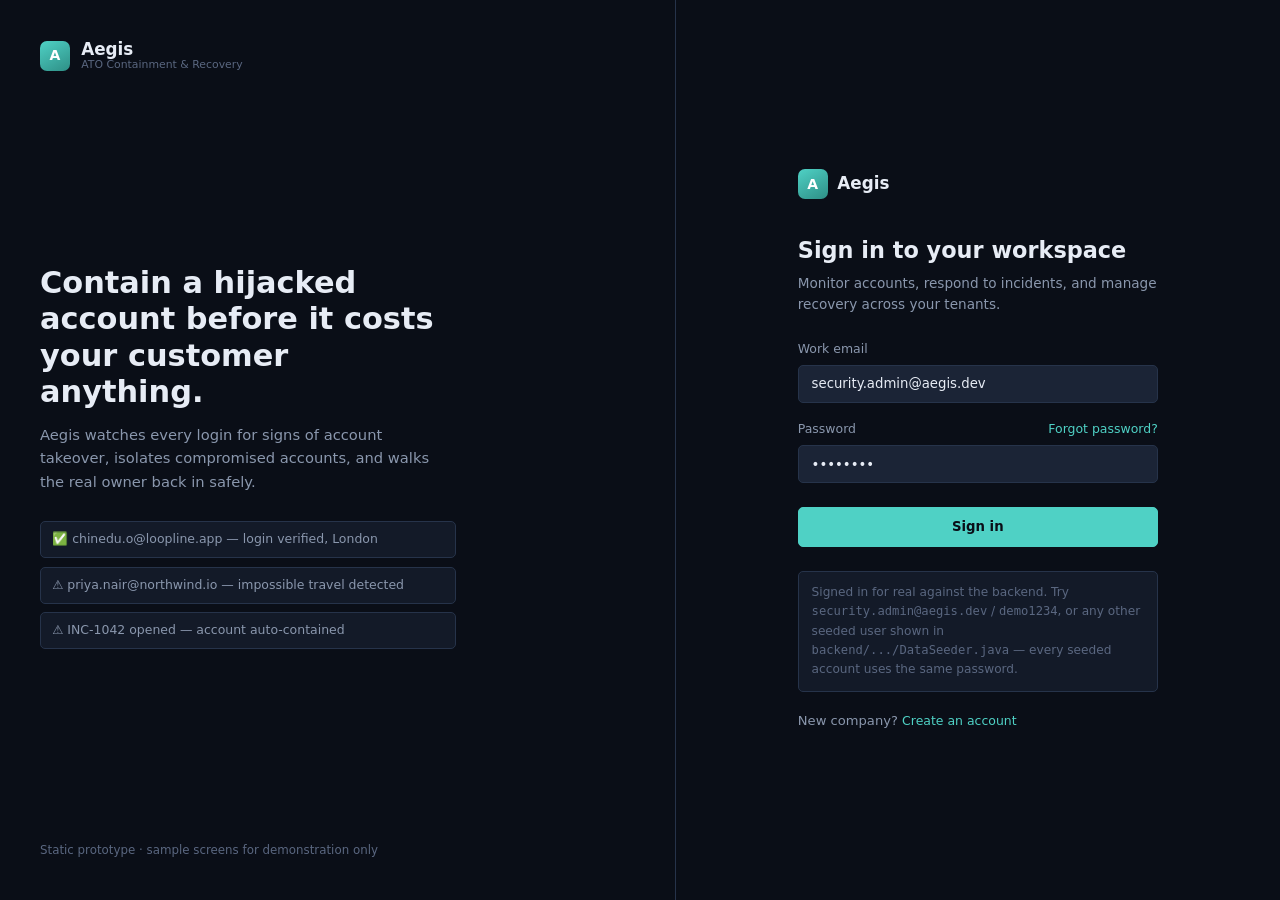
<file: frontend/users.html>
<!DOCTYPE html>
<html lang="en">
<head>
<meta charset="UTF-8">
<meta name="viewport" content="width=device-width, initial-scale=1">
<title>Users & Accounts — Aegis</title>
<link rel="stylesheet" href="assets/css/shell.css">
</head>
<body>
<div class="app-shell">
<aside class="sidebar">
  <div class="sidebar-brand">
    <div class="brand-mark">A</div>
    <div class="brand-text"><span class="brand-name">Aegis</span><span class="brand-sub">ATO Containment &amp; Recovery</span></div>
  </div>
  <nav class="sidebar-nav">
    <div class="nav-group-label">Overview</div>
    <a href="dashboard.html" class="nav-link">Dashboard</a>
    <div class="nav-group-label">Accounts</div>
    <a href="users.html" class="nav-link active">Users &amp; Accounts</a>
    <a href="sessions.html" class="nav-link">Sessions</a>
    <div class="nav-group-label">Detection &amp; Response</div>
    <a href="risk-detection.html" class="nav-link">Risk Detection</a>
    <a href="incidents.html" class="nav-link">Incidents</a>
    <a href="containment.html" class="nav-link">Containment</a>
    <a href="recovery.html" class="nav-link">Recovery</a>
    <div class="nav-group-label">Compliance</div>
    <a href="audit-logs.html" class="nav-link">Audit Logs</a>
  </nav>
</aside>
<div class="main-col">
<header class="topbar">
  <div>
    <h1>Users & Accounts</h1>
    <div class="topbar-crumb">Accounts / Users</div>
  </div>
  <div style="display:flex;align-items:center;gap:.6rem;">
    <span class="tenant-tag" id="tenant-tag">All tenants</span>
    <div class="user-chip">
      <div class="avatar" id="user-avatar">SA</div>
      <span id="user-name">Security Admin</span>
    </div>
    <button id="logout-btn" class="btn btn-sm" type="button">Log out</button>
  </div>
</header>
<main class="content">

<div class="card">
  <p class="hint" style="margin-bottom:.9rem;">Live from the backend, scoped to your own tenant only. Risk level/score aren't modeled yet, so those columns show "—" for now.</p>
  <div class="toolbar">
    <input class="input search-input" type="search" placeholder="Search by name or email...">
    <select class="input"><option>All tenants</option><option>Northwind Retail</option><option>Bright Finance</option><option>Loopline SaaS</option></select>
    <select class="input"><option>All statuses</option><option>Active</option><option>Contained</option><option>Recovery in progress</option></select>
    <select class="input"><option>All risk levels</option><option>Low</option><option>Medium</option><option>High</option></select>
  </div>
  <div class="table-wrap">
    <table>
      <thead><tr><th>User</th><th>Tenant</th><th>Role</th><th>Status</th><th>Risk level</th><th>Risk score</th><th>Last login</th><th></th></tr></thead>
      <tbody id="users-table-body">
        <tr><td colspan="8" class="cell-muted" style="text-align:center;padding:1.5rem;">Loading users from the backend…</td></tr>
      </tbody>
    </table>
  </div>
</div>

</main>
</div>
</div>
<script src="assets/js/api.js"></script>
<script src="assets/js/session-guard.js"></script>
<script src="assets/js/users.js"></script>
</body>
</html>
</file>
<file: frontend/style.css>
:root {
    --paper: #f2f4f7;
    --surface: #ffffff;
    --ink: #16233b;
    --muted: #556075;
    --line: #d3d9e2;

    --ok: #17794f;
    --warn: #96650a;
    --down: #b42318;
    --checking: #556075;

    --serif: "Iowan Old Style", "Palatino Linotype", Palatino, Georgia, serif;
    --sans: system-ui, -apple-system, "Segoe UI", Roboto, "Helvetica Neue", Arial, sans-serif;
}

*,
*::before,
*::after {
    box-sizing: border-box;
}

body {
    margin: 0;
    background: var(--paper);
    color: var(--ink);
    font-family: var(--sans);
    font-size: 1rem;
    line-height: 1.55;
}

.page {
    max-width: 44rem;
    margin: 0 auto;
    padding: clamp(2rem, 8vw, 5rem) 1.5rem 3rem;
}

/* ---------- Title ---------- */
.masthead h1 {
    margin: 0 0 1rem;
    font-family: var(--serif);
    font-weight: 700;
    font-size: clamp(2.1rem, 6vw, 3.4rem);
    line-height: 1.1;
    letter-spacing: -0.01em;
}

.lede {
    max-width: 34rem;
    margin: 0;
    color: var(--muted);
    font-size: 1.125rem;
}

/* ---------- Status panel ----------
   The coloured bar on the left edge shows the current state. */
.status-panel {
    --state: var(--checking);
    margin-top: clamp(2.5rem, 8vw, 4rem);
    padding: 1.5rem 1.5rem 1.5rem 1.75rem;
    background: var(--surface);
    border: 1px solid var(--line);
    border-left: 6px solid var(--state);
    border-radius: 4px;
}

.status-panel[data-state="ok"]       { --state: var(--ok); }
.status-panel[data-state="degraded"] { --state: var(--warn); }
.status-panel[data-state="down"]     { --state: var(--down); }

.status-panel h2 {
    margin: 0 0 0.75rem;
    font-size: 1rem;
    font-weight: 600;
    color: var(--muted);
}

.status-row {
    display: flex;
    align-items: center;
    gap: 0.75rem;
}

.status-row p {
    margin: 0;
    font-size: 1.375rem;
    font-weight: 600;
    color: var(--state);
}

.dot {
    flex: none;
    width: 0.875rem;
    height: 0.875rem;
    border-radius: 50%;
    background: var(--state);
}

/* Pulse only while a check is running. */
.status-panel[data-state="checking"] .dot {
    animation: pulse 1s ease-in-out infinite;
}

@keyframes pulse {
    50% { opacity: 0.3; }
}

/* ---------- Details ---------- */
.details {
    display: grid;
    gap: 0.5rem;
    margin: 1.25rem 0 0;
}

.details div {
    display: grid;
    grid-template-columns: 8rem 1fr;
    gap: 1rem;
}

.details dt {
    color: var(--muted);
}

.details dd {
    margin: 0;
    font-weight: 500;
}

.help {
    margin: 1rem 0 0;
    max-width: 36rem;
    color: var(--ink);
}

/* ---------- Button ---------- */
button {
    margin-top: 1.5rem;
    padding: 0.65rem 1.1rem;
    border: 0;
    border-radius: 4px;
    background: var(--ink);
    color: #ffffff;
    font: inherit;
    font-weight: 600;
    cursor: pointer;
}

button:hover:not(:disabled) {
    background: #24365a;
}

button:disabled {
    opacity: 0.55;
    cursor: progress;
}

button:focus-visible {
    outline: 3px solid #2f6fed;
    outline-offset: 3px;
}

/* ---------- Footer ---------- */
.footnote {
    margin-top: 3rem;
    color: var(--muted);
    font-size: 0.9rem;
}

.footnote p {
    margin: 0;
}

@media (max-width: 30rem) {
    .details div {
        grid-template-columns: 1fr;
        gap: 0;
    }
}

@media (prefers-reduced-motion: reduce) {
    .status-panel[data-state="checking"] .dot {
        animation: none;
    }
}
</file>
<file: frontend/assets/css/shell.css>
/* ============================================================
   Aegis prototype — shared styles for all dashboard pages
   This is a STATIC prototype: plain HTML + this CSS, no JavaScript
   logic. Buttons are just styled <button>/<a> tags for looks —
   they don't do anything. Links between pages are normal <a href>.
   ============================================================ */

:root{
  --canvas:#0A0E17;
  --surface:#131A28;
  --surface-raised:#1B2436;
  --line:#26334A;
  --line-soft:#1D2739;
  --ink:#E7ECF5;
  --muted:#8A97AD;
  --faint:#5A6780;
  --accent:#4FD1C5;
  --accent-ink:#0A0E17;
  --accent-soft:rgba(79,209,197,.13);

  --low:#34D399;      --low-soft:rgba(52,211,153,.14);
  --medium:#FBBF24;   --medium-soft:rgba(251,191,36,.14);
  --high:#F87171;     --high-soft:rgba(248,113,113,.14);
  --critical:#FB7185; --critical-soft:rgba(251,113,133,.16);
  --info:#60A5FA;     --info-soft:rgba(96,165,250,.14);

  --sans:system-ui,-apple-system,"Segoe UI",Roboto,Arial,sans-serif;
  --mono:"SFMono-Regular",Consolas,"Courier New",monospace;

  --radius:8px;
  --radius-sm:5px;
}

*,*::before,*::after{ box-sizing:border-box; }
body{
  margin:0; background:var(--canvas); color:var(--ink); font-family:var(--sans);
  font-size:14px; line-height:1.5;
}
a{ color:inherit; }
h1,h2,h3,h4{ font-weight:700; margin:0; }
p{ margin:0; }
button{ font-family:inherit; }
.mono{ font-family:var(--mono); }

/* ---------- Page shell: sidebar + topbar + content ---------- */
.app-shell{ display:flex; min-height:100vh; }

.sidebar{
  flex:none; width:230px; background:var(--surface); border-right:1px solid var(--line);
  display:flex; flex-direction:column;
}
.sidebar-brand{ display:flex; align-items:center; gap:.6rem; padding:1.25rem; }
.brand-mark{
  width:30px; height:30px; border-radius:7px; background:linear-gradient(150deg,var(--accent),#2E8F86);
  display:flex; align-items:center; justify-content:center; flex:none; color:white; font-weight:700;
}
.brand-text{ display:flex; flex-direction:column; line-height:1.15; }
.brand-name{ font-weight:700; font-size:1.05rem; }
.brand-sub{ font-size:.68rem; color:var(--faint); }

.sidebar-nav{ flex:1; padding:.5rem .75rem; }
.nav-group-label{ font-size:.68rem; color:var(--faint); text-transform:uppercase; letter-spacing:.06em; margin:1rem .5rem .4rem; }
.nav-group-label:first-child{ margin-top:.25rem; }
.nav-link{
  display:block; padding:.55rem .6rem; border-radius:var(--radius-sm);
  color:var(--muted); text-decoration:none; font-size:.88rem; margin-bottom:.1rem;
}
.nav-link:hover{ background:var(--surface-raised); color:var(--ink); }
.nav-link.active{ background:var(--accent-soft); color:var(--accent); }

/* ---------- Top bar ---------- */
.main-col{ flex:1; min-width:0; }
.topbar{
  display:flex; align-items:center; justify-content:space-between; gap:1rem;
  padding:.9rem 1.5rem; border-bottom:1px solid var(--line); background:var(--surface);
}
.topbar-crumb{ font-size:.78rem; color:var(--faint); margin-top:.15rem; }
.tenant-tag{
  font-size:.76rem; color:var(--muted); background:var(--surface-raised); border:1px solid var(--line);
  padding:.35rem .65rem; border-radius:99px;
}
.user-chip{
  display:flex; align-items:center; gap:.5rem; padding:.3rem .6rem; border-radius:99px;
  border:1px solid var(--line); background:var(--surface-raised); font-size:.8rem;
}
.avatar{
  width:26px; height:26px; border-radius:50%; background:var(--accent-soft); color:var(--accent);
  display:flex; align-items:center; justify-content:center; font-size:.72rem; font-weight:700;
}

.content{ padding:1.5rem; max-width:1200px; }

/* ---------- Buttons (visual only — not wired to anything) ---------- */
.btn{
  display:inline-block; font-size:.83rem; font-weight:600;
  padding:.55rem .95rem; border-radius:var(--radius-sm); border:1px solid var(--line); cursor:pointer;
  background:var(--surface-raised); color:var(--ink); text-decoration:none;
}
.btn-primary{ background:var(--accent); border-color:var(--accent); color:var(--accent-ink); }
.btn-danger{ background:var(--high-soft); border-color:rgba(248,113,113,.4); color:var(--high); }
.btn-sm{ padding:.4rem .7rem; font-size:.78rem; }

/* ---------- Cards ---------- */
.grid{ display:grid; gap:1rem; }
.grid-metrics{ grid-template-columns:repeat(auto-fit,minmax(180px,1fr)); }
.grid-2{ grid-template-columns:2fr 1fr; align-items:start; }
.grid-2col{ grid-template-columns:1fr 1fr; align-items:start; }
@media (max-width:900px){ .grid-2, .grid-2col{ grid-template-columns:1fr; } }

.card{
  background:var(--surface); border:1px solid var(--line); border-radius:var(--radius); padding:1.1rem 1.2rem;
}
.card-header{ display:flex; align-items:center; justify-content:space-between; margin-bottom:.9rem; gap:.75rem; }
.card-header h2{ font-size:.95rem; }
.hint{ font-size:.76rem; color:var(--faint); }

.metric-card{ border-left:3px solid var(--line); }
.metric-card.tone-low{ border-left-color:var(--low); }
.metric-card.tone-medium{ border-left-color:var(--medium); }
.metric-card.tone-high{ border-left-color:var(--high); }
.metric-card.tone-info{ border-left-color:var(--info); }
.metric-card.tone-accent{ border-left-color:var(--accent); }
.metric-label{ font-size:.76rem; color:var(--muted); margin-bottom:.5rem; }
.metric-value{ font-size:1.85rem; font-weight:700; }
.metric-note{ font-size:.74rem; color:var(--faint); margin-top:.4rem; }

/* ---------- Badges ---------- */
.badge{
  display:inline-block; font-size:.72rem; font-weight:600;
  padding:.24rem .55rem; border-radius:99px; text-transform:uppercase; letter-spacing:.03em; white-space:nowrap;
}
.badge-low{ background:var(--low-soft); color:var(--low); }
.badge-medium{ background:var(--medium-soft); color:var(--medium); }
.badge-high{ background:var(--high-soft); color:var(--high); }
.badge-critical{ background:var(--critical-soft); color:var(--critical); }
.badge-info{ background:var(--info-soft); color:var(--info); }
.badge-neutral{ background:var(--surface-raised); color:var(--muted); border:1px solid var(--line); }

/* ---------- Tables ---------- */
.table-wrap{ overflow-x:auto; }
table{ width:100%; border-collapse:collapse; font-size:.85rem; }
thead th{
  text-align:left; font-size:.7rem; text-transform:uppercase; letter-spacing:.06em; color:var(--faint);
  font-weight:600; padding:.55rem .7rem; border-bottom:1px solid var(--line); white-space:nowrap;
}
tbody td{ padding:.7rem .7rem; border-bottom:1px solid var(--line-soft); vertical-align:middle; }
tbody tr:last-child td{ border-bottom:none; }
.cell-muted{ color:var(--muted); }
.cell-primary{ color:var(--ink); font-weight:600; }

/* ---------- Filter bar (visual only) ---------- */
.toolbar{ display:flex; flex-wrap:wrap; gap:.6rem; align-items:center; margin-bottom:1rem; }
.input, select.input{
  background:var(--surface-raised); border:1px solid var(--line); color:var(--ink); border-radius:var(--radius-sm);
  padding:.55rem .75rem; font-size:.83rem; font-family:inherit;
}
.search-input{ min-width:220px; flex:1; max-width:320px; }

/* ---------- Timeline ---------- */
.timeline-item{ display:flex; gap:.8rem; padding-bottom:1.1rem; }
.timeline-item:last-child{ padding-bottom:0; }
.timeline-dot{ width:10px; height:10px; border-radius:50%; background:var(--accent); flex:none; margin-top:4px; }
.timeline-dot.dot-high{ background:var(--high); }
.timeline-dot.dot-muted{ background:var(--faint); }
.timeline-text{ font-size:.85rem; }
.timeline-time{ font-size:.72rem; color:var(--faint); margin-top:.2rem; }

/* ---------- Stepper (recovery / incident status) ---------- */
.step{ display:flex; gap:.9rem; padding-bottom:1.4rem; }
.step:last-child{ padding-bottom:0; }
.step-badge{
  width:28px; height:28px; border-radius:50%; flex:none; display:flex; align-items:center; justify-content:center;
  font-size:.78rem; font-weight:700; background:var(--surface-raised); border:1px solid var(--line); color:var(--faint);
}
.step.done .step-badge{ background:var(--low-soft); border-color:transparent; color:var(--low); }
.step.current .step-badge{ background:var(--accent); border-color:var(--accent); color:var(--accent-ink); }
.step-title{ font-size:.88rem; font-weight:600; }
.step-desc{ font-size:.78rem; color:var(--muted); margin-top:.15rem; }

/* ---------- Risk score ring (plain SVG, values are hardcoded per page) ---------- */
.risk-ring-wrap{ display:flex; align-items:center; gap:1rem; }
.risk-ring-value{ font-size:1.5rem; font-weight:700; }
.risk-ring-label{ font-size:.72rem; color:var(--faint); }

/* ---------- Bars (risk overview) ---------- */
.bar-row{ display:flex; align-items:center; gap:.7rem; margin-bottom:.65rem; }
.bar-row:last-child{ margin-bottom:0; }
.bar-label{ font-size:.78rem; color:var(--muted); width:100px; flex:none; }
.bar-track{ flex:1; height:8px; border-radius:99px; background:var(--surface-raised); overflow:hidden; }
.bar-fill{ height:100%; border-radius:99px; }
.bar-count{ font-size:.78rem; color:var(--faint); width:22px; text-align:right; }

/* ---------- Signal chips (risk detection) ---------- */
.signal-chip{
  display:flex; align-items:flex-start; gap:.6rem; padding:.7rem .8rem; border:1px solid var(--line);
  border-radius:var(--radius-sm); background:var(--surface-raised);
}
.signal-title{ font-size:.83rem; font-weight:600; }
.signal-desc{ font-size:.75rem; color:var(--muted); margin-top:.15rem; }
.signal-points{ margin-left:auto; font-size:.78rem; color:var(--faint); flex:none; }

/* ---------- Detail page bits ---------- */
.detail-header{ display:flex; align-items:center; gap:1rem; margin-bottom:1.4rem; flex-wrap:wrap; }
.detail-avatar{ width:52px; height:52px; border-radius:12px; background:var(--accent-soft); color:var(--accent); display:flex; align-items:center; justify-content:center; font-weight:700; font-size:1.2rem; flex:none; }
.detail-name{ font-size:1.15rem; font-weight:700; }
.detail-email{ font-size:.82rem; color:var(--muted); }
.back-link{ display:inline-block; font-size:.8rem; color:var(--muted); text-decoration:none; margin-bottom:1rem; }
.back-link:hover{ color:var(--ink); }

.kv-list{ display:flex; flex-direction:column; gap:.65rem; }
.kv-row{ display:flex; justify-content:space-between; gap:1rem; font-size:.83rem; }
.kv-row .k{ color:var(--faint); }

.section-title{ font-size:.95rem; margin-bottom:.9rem; }
.mt-lg{ margin-top:1.5rem; }
.text-muted{ color:var(--muted); }
</file>
<file: frontend/assets/css/auth.css>
/* ============================================================
   Aegis prototype — login / forgot-password page styles
   ============================================================ */

.auth-body{ min-height:100vh; display:flex; margin:0; }

.auth-visual{
  flex:1.1; background:var(--canvas); display:flex; flex-direction:column; justify-content:space-between;
  padding:2.5rem; border-right:1px solid var(--line);
}
@media (max-width:900px){ .auth-visual{ display:none; } }

.auth-visual-top{ display:flex; align-items:center; gap:.7rem; }
.auth-visual-body{ max-width:26rem; }
.auth-visual-body h2{ font-size:1.9rem; line-height:1.2; margin-bottom:.75rem; }
.auth-visual-body p{ color:var(--muted); font-size:.92rem; line-height:1.6; }

.auth-feed{ display:flex; flex-direction:column; gap:.55rem; margin-top:1.75rem; }
.auth-feed-item{
  font-size:.78rem; color:var(--muted); background:var(--surface); border:1px solid var(--line);
  padding:.5rem .7rem; border-radius:var(--radius-sm);
}

.auth-visual-foot{ font-size:.74rem; color:var(--faint); }

.auth-panel{ flex:1; display:flex; align-items:center; justify-content:center; padding:2rem; }
.auth-form-wrap{ width:100%; max-width:360px; }
.auth-brand-row{ display:flex; align-items:center; gap:.6rem; margin-bottom:2.2rem; }

.auth-form-wrap h1{ font-size:1.4rem; margin-bottom:.35rem; }
.auth-form-wrap .sub{ font-size:.85rem; color:var(--muted); margin-bottom:1.6rem; }

.field{ margin-bottom:1.1rem; }
.field label{ display:block; font-size:.78rem; color:var(--muted); margin-bottom:.4rem; }
.field .input{ width:100%; padding:.65rem .8rem; }
.field-row-between{ display:flex; justify-content:space-between; align-items:center; margin-bottom:.4rem; }
.field-row-between label{ margin-bottom:0; }
.link-sm{ font-size:.78rem; color:var(--accent); text-decoration:none; }

.auth-submit{ width:100%; text-align:center; padding:.7rem; margin-top:.4rem; }

.demo-hint{
  margin-top:1.5rem; font-size:.76rem; color:var(--faint); background:var(--surface); border:1px solid var(--line);
  border-radius:var(--radius-sm); padding:.7rem .8rem; line-height:1.6;
}

.auth-error{
  font-size:.83rem; color:var(--high); background:var(--high-soft); border:1px solid rgba(248,113,113,.35);
  padding:.65rem .8rem; border-radius:var(--radius-sm); margin-bottom:1.1rem;
}
</file>
